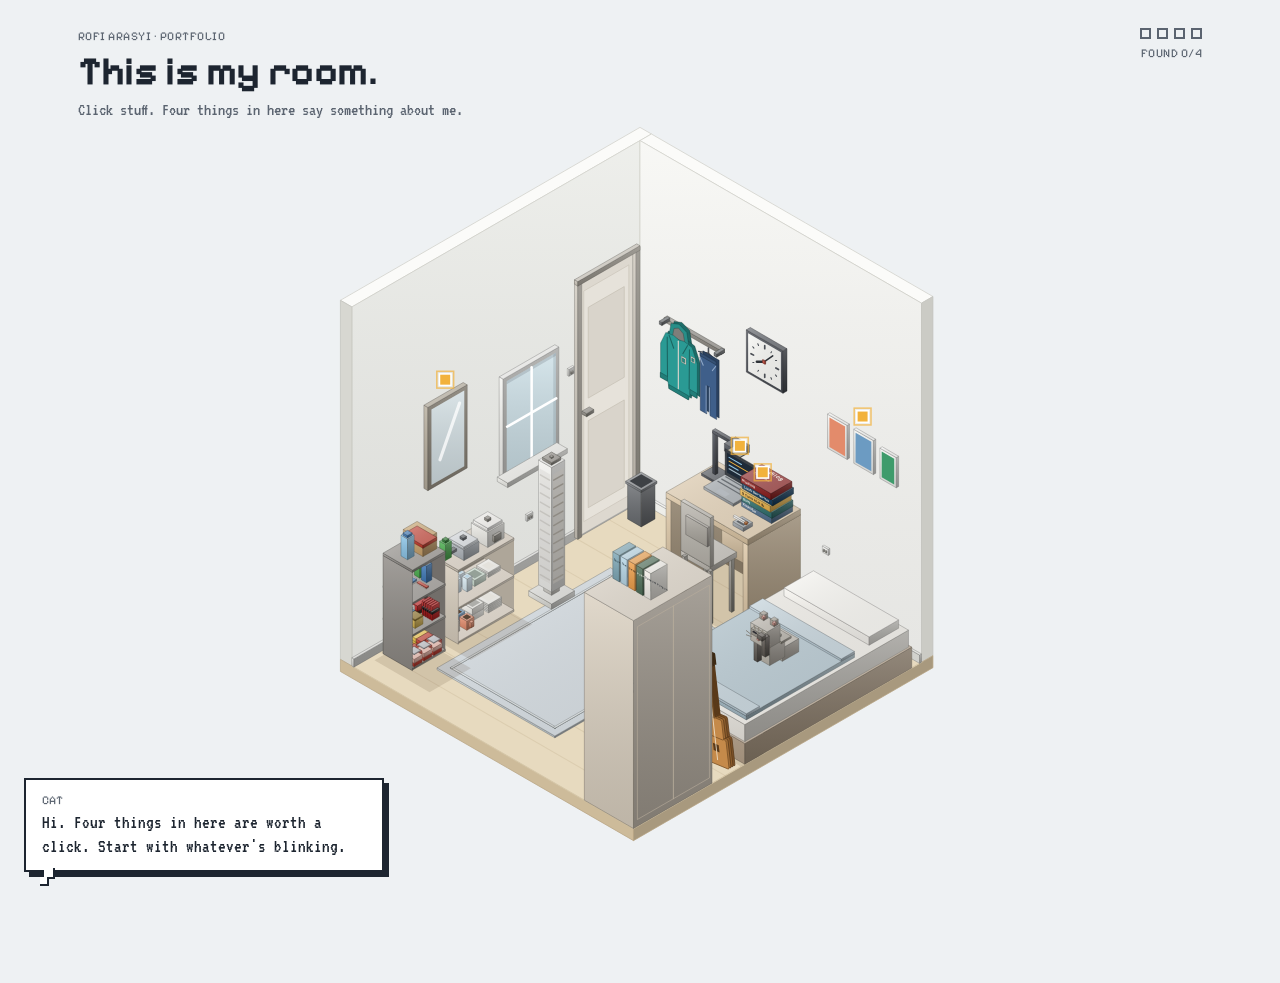
<file: index.html>
<!doctype html>
<html lang="en">
<head>
<meta charset="utf-8">
<meta name="viewport" content="width=device-width,initial-scale=1">
<title>Who's Rofi? — Rofi Arasyi</title>
<meta name="description" content="Rofi Arasyi's rented room. Click around to meet a security researcher who also does visual design, Electrical Engineering at Unpad.">
<link rel="preconnect" href="https://fonts.googleapis.com">
<link rel="preconnect" href="https://fonts.gstatic.com" crossorigin>
<link href="https://fonts.googleapis.com/css2?family=Pixelify+Sans:wght@400;500;600;700&family=VT323&display=swap" rel="stylesheet">
<style>
/* ---------- token ---------- */
:root{
  --bg:#EEF1F3;          /* kertas biru-abu, pagi */
  --ink:#1D2530;
  --muted:#5B6470;
  --line:rgba(29,37,48,.12);
  --panel:#FFFFFF;
  --accent:#F2B23C;      /* cahaya lampu belajar = petunjuk */
  --accent-ink:#6B4600;
  --found:#3E9B6B;
  /* preset font: judul / teks / label. Ganti tiga baris ini kalau mau coba pasangan lain */
  --serif:"Pixelify Sans",system-ui,sans-serif;   /* judul & nama benda (nama variabel dipertahankan) */
  --sans:"VT323",ui-monospace,monospace;           /* teks isi, font pixel yang masih enak dibaca */
  --mono:"Pixelify Sans",ui-monospace,monospace;   /* label, penghitung, laporan */
}
body.night{
  --bg:#141A21;
  --ink:#E9ECEF;
  --muted:#9AA4B0;
  --line:rgba(233,236,239,.14);
  --panel:#1C232C;
}
*{box-sizing:border-box}
html,body{height:100%}
body{
  margin:0;background:var(--bg);color:var(--ink);
  font-family:var(--sans);font-size:19px;line-height:1.35;
  transition:background .6s ease,color .6s ease;
  overflow-x:hidden;
}
a{color:inherit}
.mono{font-family:var(--mono);font-size:12px;letter-spacing:.04em;text-transform:uppercase}
.serif{font-family:var(--serif)}

/* ---------- header ---------- */
header{
  display:flex;justify-content:space-between;align-items:flex-start;gap:16px;
  padding:22px 28px 0;max-width:1180px;margin:0 auto;
}
.brand h1{
  font-family:var(--serif);font-weight:700;font-style:normal;letter-spacing:0;
  font-size:clamp(28px,4vw,40px);line-height:1.05;margin:2px 0 6px;letter-spacing:-.01em;
}
.brand .sub{margin:0;color:var(--muted);font-size:18px}
.brand .mono{color:var(--muted)}
.hud{display:flex;flex-direction:column;align-items:flex-end;gap:6px;padding-top:6px}
.dots{display:flex;gap:6px}
.dots i{width:10px;height:10px;border-radius:50%;border:1.5px solid var(--muted);display:block;transition:all .3s}
.dots i.on{background:var(--found);border-color:var(--found)}
#count{color:var(--muted);transition:color .3s}
#count.done{color:var(--found)}

/* ---------- stage ---------- */
main{max-width:1180px;margin:0 auto;padding:6px 16px 120px}
#stage-wrap{width:100%}
#stage{position:relative;width:100%;max-width:820px;margin:0 auto}
#room{width:100%;height:auto;max-height:calc(100vh - 165px);display:block;overflow:visible}
.swipe{display:none;font-family:var(--mono);font-size:12px;color:var(--muted);text-align:center;margin:8px 0 0}
.scene{transition:filter .8s ease}
body.night .scene{filter:brightness(.52) saturate(.8)}
body.gelap .scene{filter:brightness(.3) saturate(.7)}
.swOff{opacity:0}
body.gelap .swOn{opacity:0}
body.gelap .swOff{opacity:1}
.spark{opacity:0}
@keyframes zapk{0%,100%{opacity:0}30%{opacity:1}60%{opacity:0}80%{opacity:1}}
.zap .spark{animation:zapk .5s steps(1,end)}
.night-only{opacity:0;transition:opacity .8s}
body.night .night-only{opacity:1}

.obj{cursor:pointer;outline:none;transition:filter .2s;pointer-events:visiblePainted}
.obj [fill="none"]{pointer-events:stroke}
.obj:hover{filter:brightness(1.05) drop-shadow(0 2px 3px rgba(0,0,0,.14))}
.obj:focus-visible{filter:drop-shadow(0 0 4px var(--accent)) drop-shadow(0 0 1px var(--accent))}

/* penanda petunjuk */
.mk{pointer-events:none}
.mk .ring{fill:none;stroke:var(--accent);stroke-width:1.5;opacity:.7;transform-box:fill-box;transform-origin:center}
.mk .dot{fill:var(--accent);stroke:#fff;stroke-width:1.5}
.jk .jv{opacity:0;transition:opacity .3s}
.jk[data-view="0"] .jv0,.jk[data-view="1"] .jv1,.jk[data-view="2"] .jv2,.jk[data-view="3"] .jv3{opacity:1}
.jadwal{width:100%;border-collapse:collapse;font-size:17px;margin:8px 0 12px}
.jadwal td{padding:7px 6px;border-top:2px solid var(--line);vertical-align:top}
.jadwal td:first-child{font-family:var(--mono);font-size:11px;letter-spacing:.06em;text-transform:uppercase;color:var(--muted);width:64px}
.jadwal tr.today td{background:rgba(242,178,60,.14)}
.photo{width:132px;aspect-ratio:4/5;border:1px dashed var(--line);border-radius:10px;display:grid;place-items:center;text-align:center;color:var(--muted);font-family:var(--mono);font-size:11px;padding:8px;margin:4px 0 12px}
.photo img{width:100%;height:100%;object-fit:cover;border-radius:9px}
.mk .tick{fill:none;stroke:#fff;stroke-width:2;stroke-linecap:round;stroke-linejoin:round;opacity:0}
.mk.found .ring{opacity:0;animation:none}
.mk.found .dot{fill:var(--found)}
.mk.found .tick{opacity:1}
@keyframes pulse{0%{transform:scale(.6);opacity:.9}100%{transform:scale(2.2);opacity:0}}
@media (prefers-reduced-motion:no-preference){.mk .ring{animation:pulse 1.8s ease-out infinite}}

/* kipas & kucing */
.gY{opacity:.28}
@keyframes oscA{0%,100%{opacity:1}50%{opacity:.28}}
@keyframes oscB{0%,100%{opacity:.28}50%{opacity:1}}
.spin .gX{animation:oscA 5s ease-in-out infinite}
.spin .gY{animation:oscB 5s ease-in-out infinite}
.wind line{opacity:0;transform-box:fill-box;transform-origin:center}
@keyframes gust{0%{transform:translate(0,0);opacity:0}20%{opacity:.7}100%{transform:translate(26px,15px);opacity:0}}
.spin .wind line{animation:gust 1.5s linear infinite}
.fanled{fill:#8F8B84}.spin .fanled{fill:#F2B23C}
#cat .pawup,#cat .pawdown-r{transition:opacity .15s}
#cat .pawdown-r{opacity:0}
#cat.salute .pawdown-r{opacity:1}
#cat.salute .pawup{opacity:0}
@media (prefers-reduced-motion:reduce){.spin .gY,.spin .gX,.spin .wind line{animation:none}}

/* animasi klik per benda */
.obj{transform-box:fill-box;transform-origin:50% 50%}
@keyframes a-knock{0%,100%{transform:none}20%{transform:scale(.985)}40%{transform:none}60%{transform:scale(.985)}}
@keyframes a-flash{0%,100%{filter:brightness(1)}30%{filter:brightness(1.7)}}
@keyframes a-wobble{0%,100%{transform:rotate(0)}25%{transform:rotate(2.5deg)}75%{transform:rotate(-2deg)}}
@keyframes a-swing{0%{transform:rotate(0)}20%{transform:rotate(7deg)}50%{transform:rotate(-5deg)}75%{transform:rotate(3deg)}100%{transform:rotate(0)}}
@keyframes a-tilt{0%,100%{transform:rotate(0)}30%{transform:rotate(-3deg)}65%{transform:rotate(2deg)}}
@keyframes a-tug{0%,100%{transform:scale(1)}40%{transform:scale(1.02,.95)}70%{transform:scale(.99,1.02)}}
@keyframes a-lid{0%,100%{transform:rotate(0)}20%{transform:rotate(-8deg)}45%{transform:rotate(6deg)}70%{transform:rotate(-3deg)}}
@keyframes a-shake{0%,100%{transform:translateX(0)}20%{transform:translateX(-2px)}40%{transform:translateX(2px)}60%{transform:translateX(-1.5px)}80%{transform:translateX(1.5px)}}
@keyframes a-flicker{0%,100%{opacity:1}20%{opacity:.35}35%{opacity:1}55%{opacity:.6}70%{opacity:1}}
@keyframes a-rattle{0%,100%{transform:translate(0,0)}25%{transform:translate(1px,-1.5px)}50%{transform:translate(-1px,1px)}75%{transform:translate(1px,1px)}}
@keyframes a-jitter{0%,100%{transform:translateX(0)}25%{transform:translateX(-1.5px)}50%{transform:translateX(1.5px)}75%{transform:translateX(-1px)}}
@keyframes a-bounce{0%,100%{transform:translateY(0)}30%{transform:translateY(-7px)}55%{transform:translateY(0)}75%{transform:translateY(-2px)}}
@keyframes a-sink{0%,100%{transform:scaleY(1)}40%{transform:scaleY(.955)}70%{transform:scaleY(1.01)}}
@keyframes a-strum{0%,100%{transform:rotate(0)}20%{transform:rotate(1.5deg)}40%{transform:rotate(-1.5deg)}60%{transform:rotate(1deg)}80%{transform:rotate(-1deg)}}
@keyframes a-rock{0%,100%{transform:rotate(0)}30%{transform:rotate(-3deg)}60%{transform:rotate(2deg)}}
@keyframes a-pop{0%,100%{transform:scale(1)}30%{transform:scale(1.04)}}
@keyframes a-flip{0%,100%{transform:scaleX(1)}50%{transform:scaleX(.88)}}
@keyframes a-clink{0%,100%{transform:rotate(0)}30%{transform:rotate(-4deg) translateY(-1px)}60%{transform:rotate(3deg)}}
@keyframes a-tick{0%,100%{transform:rotate(0)}30%{transform:rotate(2.5deg)}60%{transform:rotate(-2.5deg)}}
@keyframes a-smoke{0%{opacity:.75;transform:translateY(0) scale(1)}100%{opacity:0;transform:translateY(-16px) scale(1.15)}}
.an-clink{transform-origin:50% 100%;animation:a-clink .5s ease}
.an-tick{animation:a-tick .6s ease}
.smoke{opacity:0;transform-box:fill-box;transform-origin:50% 100%}
.puff .smoke{animation:a-smoke 1.7s ease-out}
@keyframes a-cetek{0%,100%{transform:translateY(0)}50%{transform:translateY(1.5px)}}
@keyframes a-zap{0%,100%{filter:brightness(1)}30%{filter:brightness(2.2)}}
.an-cetek{animation:a-cetek .25s steps(2)}
.an-zap{animation:a-zap .5s steps(3)}
@keyframes a-locked{0%,100%{transform:translateX(0)}15%{transform:translateX(-1.5px)}30%{transform:translateX(1.5px)}45%{transform:translateX(-1px)}60%{transform:translateX(1px)}}
.an-knock{animation:a-knock .5s ease}
.an-flash{animation:a-flash .6s ease}
.an-wobble{transform-origin:50% 0%;animation:a-wobble .7s ease}
.an-swing{transform-origin:50% 0%;animation:a-swing 1.2s ease}
.an-tilt{transform-origin:50% 0%;animation:a-tilt .8s ease}
.an-tug{animation:a-tug .6s ease}
.an-lid{transform-origin:50% 100%;animation:a-lid .7s ease}
.an-shake{animation:a-shake .4s ease}
.an-flicker{animation:a-flicker .6s steps(1,end)}
.an-rattle{animation:a-rattle .35s ease 2}
.an-jitter{animation:a-jitter .25s ease 2}
.an-bounce{animation:a-bounce .7s cubic-bezier(.3,1.4,.5,1)}
.an-sink{transform-origin:50% 100%;animation:a-sink .6s ease}
.an-strum{transform-origin:50% 100%;animation:a-strum .5s ease}
.playing{transform-origin:50% 100%;animation:a-strum .5s ease infinite}
.an-rock{transform-origin:50% 100%;animation:a-rock .7s ease}
.an-pop{transform-origin:50% 100%;animation:a-pop .4s ease}
.an-flip{animation:a-flip .35s ease}
.an-locked{animation:a-locked .35s ease}
@media (prefers-reduced-motion:reduce){[class*="an-"]{animation:none!important}}
#mute{border:1px solid var(--line);background:transparent;color:var(--muted);border-radius:999px;padding:4px 10px;cursor:pointer;font-family:var(--mono);font-size:11px;letter-spacing:.06em;text-transform:uppercase}
#mute:hover{color:var(--ink);border-color:var(--ink)}

/* ---------- gaya blocky untuk seluruh UI ---------- */
*,*::before,*::after{border-radius:0!important}
.hud .dots i{width:11px;height:11px;border:2px solid var(--muted)}
.dots i.on{background:var(--found);border-color:var(--found)}
#mute{border:2px solid var(--ink);color:var(--ink);box-shadow:3px 3px 0 var(--ink);padding:5px 10px 3px;transition:transform .1s steps(2),box-shadow .1s steps(2)}
#mute:hover{transform:translate(1px,1px);box-shadow:2px 2px 0 var(--ink)}
#mute:active{transform:translate(3px,3px);box-shadow:0 0 0 var(--ink)}
.mk .ring{transform-box:fill-box;transform-origin:center}
.thumbs figure,.photo{border:2px dashed var(--muted)}
.cover{box-shadow:4px 4px 0 rgba(0,0,0,.28);border:2px solid rgba(0,0,0,.25)}
.redact{height:.75em}

/* ---------- gelembung kucing ---------- */
#bubble{
  position:fixed;left:24px;bottom:28px;max-width:360px;
  background:var(--panel);border:2px solid var(--ink);
  padding:12px 16px 10px;box-shadow:5px 5px 0 var(--ink);
  transition:transform .3s,opacity .3s,background .6s;z-index:5;
}
#bubble::before{content:'';position:absolute;left:18px;bottom:-9px;width:9px;height:9px;background:var(--panel);border-right:2px solid var(--ink);border-bottom:2px solid var(--ink)}
#bubble::after{content:'';position:absolute;left:14px;bottom:-16px;width:7px;height:7px;background:var(--panel);border-right:2px solid var(--ink);border-bottom:2px solid var(--ink)}
#bubble .mono{color:var(--muted);display:block;margin-bottom:2px}
#bubble p{margin:0;font-size:19px;line-height:1.3}

/* ---------- panel petunjuk ---------- */
#backdrop{position:fixed;inset:0;background:rgba(20,26,33,.28);opacity:0;pointer-events:none;transition:opacity .2s steps(3);z-index:8}
#backdrop.on{opacity:1;pointer-events:auto}
#panel{
  position:fixed;top:0;right:0;height:100%;width:min(420px,100%);
  background:var(--panel);border-left:3px solid var(--ink);
  transform:translateX(102%);transition:transform .3s steps(6),background .6s;
  z-index:9;overflow-y:auto;padding:28px 28px 40px;
}
#panel.on{transform:translateX(0)}
#panel .close{
  position:absolute;top:14px;right:14px;width:34px;height:34px;
  border:2px solid var(--ink);background:var(--panel);color:var(--ink);cursor:pointer;font-size:16px;box-shadow:3px 3px 0 var(--ink);
}
#panel .close:hover{transform:translate(1px,1px);box-shadow:2px 2px 0 var(--ink)}
#panel .tag{color:var(--accent-ink);background:var(--accent);display:inline-block;padding:4px 8px 2px;border:2px solid var(--accent-ink)}
body.night #panel .tag{color:var(--accent)}
#panel h2{font-family:var(--serif);font-weight:700;font-size:26px;line-height:1.15;margin:14px 0 12px}
#panel p{margin:0 0 12px;color:var(--ink)}
#panel .muted{color:var(--muted)}
#panel .report{border:2px solid var(--ink);padding:12px 14px;margin:14px 0;font-family:var(--mono);font-size:12px;line-height:1.9;color:var(--muted);box-shadow:4px 4px 0 var(--ink)}
#panel .report b{color:var(--ink);font-weight:500}
.redact{display:inline-block;height:.85em;width:6ch;background:var(--ink);border-radius:2px;vertical-align:-1px;opacity:.85}
.redact.s{width:3.5ch}.redact.l{width:9ch}
#panel .links{list-style:none;padding:0;margin:14px 0 0;display:grid;gap:8px}
#panel .links a{
  display:flex;justify-content:space-between;align-items:center;gap:12px;
  text-decoration:none;border:2px solid var(--ink);padding:10px 12px;box-shadow:3px 3px 0 var(--ink);transition:transform .1s steps(2),box-shadow .1s steps(2)
}
#panel .links a:hover{transform:translate(1px,1px);box-shadow:2px 2px 0 var(--ink)}
#panel .links .mono{color:var(--muted)}
.thumbs{display:grid;grid-template-columns:repeat(3,1fr);gap:8px;margin:14px 0}
.thumbs.ig{grid-template-columns:1fr}
.igmore{justify-self:start;border:2px solid var(--ink);background:var(--panel);color:var(--ink);font-family:var(--mono);font-size:12px;padding:8px 12px 6px;cursor:pointer;box-shadow:3px 3px 0 var(--ink)}
.igmore:hover{transform:translate(1px,1px);box-shadow:2px 2px 0 var(--ink)}
.thumbs.ig .instagram-media{border:2px solid var(--line)!important;box-shadow:none!important;max-width:100%!important}
.thumbs figure{margin:0;aspect-ratio:4/5;border:1px dashed var(--line);border-radius:8px;display:grid;place-items:center;color:var(--muted);font-family:var(--mono);font-size:11px;text-align:center;padding:6px;overflow:hidden}
.thumbs img{width:100%;height:100%;object-fit:cover;border-radius:7px}
#panel .cat{margin:16px 0 4px}
.covers{display:flex;flex-wrap:wrap;gap:8px;margin:4px 0 14px}
.cover{width:74px;aspect-ratio:2/3;border-radius:3px;padding:8px 7px;color:#F4F1EA;font-size:10px;line-height:1.15;display:flex;flex-direction:column;justify-content:space-between;box-shadow:inset -3px 0 0 rgba(0,0,0,.18)}
.cover b{font-family:var(--serif);font-size:12px;font-weight:600}
.cover span{opacity:.85}
#panel .cat svg{width:80px;height:80px;image-rendering:pixelated}

/* ---------- toast ---------- */
#toast{
  position:fixed;left:50%;bottom:32px;transform:translate(-50%,20px);opacity:0;
  background:var(--ink);color:var(--bg);padding:10px 16px 8px;font-size:18px;border:2px solid var(--bg);box-shadow:4px 4px 0 var(--muted);
  transition:all .2s steps(4);pointer-events:none;z-index:10
}
#toast.on{transform:translate(-50%,0);opacity:1}

/* ---------- mobile ---------- */
@media (max-width:640px){
  header{flex-direction:column;padding:18px 18px 0}
  .brand h1{font-size:34px}
  .hud{flex-direction:row;align-items:center;gap:12px;padding-top:0}
  main{padding:4px 0 170px}
  #stage-wrap{overflow-x:auto;-webkit-overflow-scrolling:touch;padding:0 12px}
  #stage{min-width:640px}
  #room{max-height:none}
  .swipe{display:block}
  #bubble{font-size:17px}
  .mk .dot{stroke-width:2}
  #bubble{left:12px;right:12px;max-width:none;bottom:12px}
  #panel{top:auto;bottom:0;height:min(78vh,720px);width:100%;border-left:0;border-top:3px solid var(--ink);
    transform:translateY(105%);padding:22px 20px 40px}
  #panel.on{transform:translateY(0)}
}
</style>
</head>
<body>

<header>
  <div class="brand">
    <span class="mono">rofi arasyi · portfolio</span>
    <h1>This is my room.</h1>
    <p class="sub">Click stuff. Four things in here say something about me.</p>
  </div>
  <div class="hud" aria-live="polite">
    <div class="dots" id="dots"><i></i><i></i><i></i><i></i></div>
    <span id="count" class="mono">Found 0/4</span>
  </div>
</header>

<main>
  <div id="stage-wrap">
    <div id="stage">
      <svg id="room" viewBox="0 0 760 700" role="img" aria-label="Rofi's rented room, isometric view. Things inside can be clicked."></svg>
    </div>
  </div>
  <p class="swipe">swipe sideways to see the whole room · pinch to zoom</p>
</main>

<div id="bubble" role="status">
  <span class="mono">Cat</span>
  <p id="bubbleText">Hi. Four things in here are worth a click. Start with whatever's blinking.</p>
</div>

<div id="backdrop"></div>
<aside id="panel" aria-hidden="true">
  <button class="close" aria-label="Close">✕</button>
  <div id="panelBody"></div>
</aside>
<div id="toast" role="status"></div>

<script>
/* =====================================================================
   1) PROYEKSI ISOMETRIK
   Titik (x,y,z) di dunia kamar (satuan ~ 30 cm) → koordinat layar.
   Persis prinsip plugin isometrik di Figma: tiga bidang, tiga gradasi,
   ditambah garis tepi, gradasi halus, dan bayangan supaya lebih "3D".
   ===================================================================== */
const U=36, OX=380, OY=354, C30=0.8660254;
const P=(x,y,z)=>[OX+(x-y)*C30*U, OY+(x+y)*0.5*U-z*U];
const pts=a=>a.map(p=>P(...p).map(n=>n.toFixed(1)).join(',')).join(' ');
function shade(hex,amt){
  const n=parseInt(hex.slice(1),16);let r=n>>16,g=(n>>8)&255,b=n&255;
  const t=amt<0?0:255,a=Math.abs(amt);
  r=Math.round(r+(t-r)*a);g=Math.round(g+(t-g)*a);b=Math.round(b+(t-b)*a);
  return '#'+((1<<24)+(r<<16)+(g<<8)+b).toString(16).slice(1);
}
const poly=(a,fill,extra='')=>`<polygon points="${pts(a)}" fill="${fill}" ${extra}/>`;
const EDGE=c=>`stroke="${shade(c,-.55)}" stroke-opacity=".5" stroke-width=".7" stroke-linejoin="round"`;
/* kotak = bidang atas (terang), kiri (sedang), kanan (gelap) + gradasi + tepi */
function box(x,y,z,w,d,h,c){
  const top=[[x,y,z+h],[x+w,y,z+h],[x+w,y+d,z+h],[x,y+d,z+h]];
  const left=[[x,y+d,z],[x+w,y+d,z],[x+w,y+d,z+h],[x,y+d,z+h]];
  const right=[[x+w,y,z],[x+w,y+d,z],[x+w,y+d,z+h],[x+w,y,z+h]];
  const e=EDGE(c);
  return poly(left,c,e)+poly(left,'url(#gv)')+poly(right,shade(c,-.32),e)+poly(right,'url(#gv)')+poly(top,shade(c,.28),e)+poly(top,'url(#gt)');
}
/* bayangan lembut di lantai (cahaya dari kiri-atas) */
const sh=(x,y,w,d,h)=>{const xr=Math.min(x+w+.32*h,W),yr=Math.min(y+d+.12*h,D);return poly([[x+.05,y+.05,.005],[xr,y+.05,.005],[xr,yr,.005],[x+.05,yr,.005]],'rgba(70,52,30,.13)','pointer-events="none"');};
/* bidang di dinding kiri (x=0) dan dinding kanan (y=0) */
const onLeft=(y1,y2,z1,z2,fill,extra='')=>poly([[0.02,y1,z1],[0.02,y2,z1],[0.02,y2,z2],[0.02,y1,z2]],fill,extra);
const onRight=(x1,x2,z1,z2,fill,extra='')=>poly([[x1,0.02,z1],[x2,0.02,z1],[x2,0.02,z2],[x1,0.02,z2]],fill,extra);
const flat=(x,y,w,d,fill,extra='')=>poly([[x,y,0.01],[x+w,y,0.01],[x+w,y+d,0.01],[x,y+d,0.01]],fill,extra);
/* silinder tegak: badan + tutup atas (rice cooker, panci, kaleng, tempat sampah) */
function cyl(x,y,z,r,h,c){
  const [cx,cb]=P(x,y,z),[,ct]=P(x,y,z+h);const rx=r*C30*U*1.41421,ry=r*0.5*U*1.41421;
  const body=`<path d="M${(cx-rx).toFixed(1)} ${ct.toFixed(1)}V${cb.toFixed(1)}A${rx.toFixed(1)} ${ry.toFixed(1)} 0 0 0 ${(cx+rx).toFixed(1)} ${cb.toFixed(1)}V${ct.toFixed(1)}Z" fill="${c}" ${EDGE(c)}/>`;
  const grad=`<path d="M${(cx-rx).toFixed(1)} ${ct.toFixed(1)}V${cb.toFixed(1)}A${rx.toFixed(1)} ${ry.toFixed(1)} 0 0 0 ${(cx+rx).toFixed(1)} ${cb.toFixed(1)}V${ct.toFixed(1)}Z" fill="url(#gh)"/>`;
  const top=`<ellipse cx="${cx.toFixed(1)}" cy="${ct.toFixed(1)}" rx="${rx.toFixed(1)}" ry="${ry.toFixed(1)}" fill="${shade(c,.28)}" ${EDGE(c)}/>`;
  return body+grad+top;
}
/* transformasi ke bidang tegak sejajar dinding kanan (y tetap): dipakai untuk teks/gambar 2D di permukaan benda */
const planeY=(x0,y0,z0)=>{const [X0,Y0]=P(x0,y0,z0);return `matrix(${(C30*U).toFixed(3)} ${(0.5*U).toFixed(3)} 0 ${U} ${X0.toFixed(1)} ${Y0.toFixed(1)})`;};
/* transformasi ke bidang datar (z tetap), misalnya sampul buku teratas */
const planeZ=(x0,y0,z0)=>{const [X0,Y0]=P(x0,y0,z0);return `matrix(${(C30*U).toFixed(3)} ${(0.5*U).toFixed(3)} ${(-C30*U).toFixed(3)} ${(0.5*U).toFixed(3)} ${X0.toFixed(1)} ${Y0.toFixed(1)})`;};
/* tumpukan piring: cakram tipis, yang paling atas punya bibir dan cekungan */
function plates(x,y,z,n,r=0.24){
  let o='';for(let i=0;i<n;i++)o+=cyl(x,y,z+i*0.07,r,0.06,'#F2F1EC');
  const [cx,cy]=P(x,y,z+n*0.07);const rx=r*0.7*C30*U*1.41421,ry=r*0.7*0.5*U*1.41421;
  return o+`<ellipse cx="${cx.toFixed(1)}" cy="${cy.toFixed(1)}" rx="${rx.toFixed(1)}" ry="${ry.toFixed(1)}" fill="#E4E2DC"/>`;
}
/* rak terbuka menghadap ruangan: panel belakang, papan-papan, sisi, lalu isi */
function openShelf(x,y,w,d,h,c,items){
  let o=poly([[x,y,0],[x,y+d,0],[x,y+d,h],[x,y,h]],shade(c,-.38));
  o+=poly([[x,y,0],[x+w,y,0],[x+w,y,h],[x,y,h]],shade(c,-.2));
  o+=box(x,y,0,w,d,0.05,c)+(items.bottom||'');
  o+=box(x,y,h*0.5,w,d,0.05,c)+(items.middle||'');
  o+=poly([[x,y+d,0],[x+w,y+d,0],[x+w,y+d,h],[x,y+d,h]],c,EDGE(c))+poly([[x,y+d,0],[x+w,y+d,0],[x+w,y+d,h],[x,y+d,h]],'url(#gv)');
  o+=box(x,y,h,w,d,0.06,c)+(items.top||'');
  return o;
}
const line=(a,b,stroke,w=1)=>{const[p,q]=[P(...a),P(...b)];return `<line x1="${p[0].toFixed(1)}" y1="${p[1].toFixed(1)}" x2="${q[0].toFixed(1)}" y2="${q[1].toFixed(1)}" stroke="${stroke}" stroke-width="${w}" stroke-linecap="round"/>`};
const g=(id,label,inner)=>`<g class="obj" data-id="${id}" tabindex="0" role="button" aria-label="${label}"><title>${label}</title>${inner}</g>`;
const defs=`<defs>
<linearGradient id="gv" x1="0" y1="0" x2="0" y2="1"><stop offset="0" stop-color="#ffffff" stop-opacity=".18"/><stop offset="1" stop-color="#000000" stop-opacity=".13"/></linearGradient>
<linearGradient id="gw" x1="0" y1="0" x2="0" y2="1"><stop offset="0" stop-color="#ffffff" stop-opacity=".10"/><stop offset="1" stop-color="#000000" stop-opacity=".07"/></linearGradient>
<linearGradient id="gh" x1="0" y1="0" x2="1" y2="0"><stop offset="0" stop-color="#ffffff" stop-opacity=".26"/><stop offset=".42" stop-color="#ffffff" stop-opacity="0"/><stop offset="1" stop-color="#000000" stop-opacity=".30"/></linearGradient>
<linearGradient id="gt" x1="0" y1="0" x2="1" y2="1"><stop offset="0" stop-color="#ffffff" stop-opacity=".18"/><stop offset="1" stop-color="#000000" stop-opacity=".07"/></linearGradient>
</defs>`;

/* =====================================================================
   2) ISI KAMAR — semua balok (tanpa lingkaran/silinder), kamar kos kecil 8.6 x 8.8
   ===================================================================== */
const W=8.6,D=8.8,H=9.5,T=0.35,TF=0.32;
const wallIn='#F7F7F4', wallInL='#ECEDE9', wallTop='#FBFBF9', floorC='#E7DABF', floorEdge='#CDBB9A', wood='#DDC7A6', metal='#8F8B84';
let s='';
/* dinding tebal + lantai tebal + lis bawah */
s+=poly([[-T,-T,H],[0,-T,H],[0,D,H],[-T,D,H]],wallTop,'stroke="#CFCFC9" stroke-width=".7"');
s+=poly([[0,-T,H],[W,-T,H],[W,0,H],[0,0,H]],wallTop,'stroke="#CFCFC9" stroke-width=".7"');
s+=poly([[0,0,0],[0,D,0],[0,D,H],[0,0,H]],wallInL,'stroke="#CFCFC9" stroke-width=".7"')+poly([[0,0,0],[0,D,0],[0,D,H],[0,0,H]],'url(#gw)');
s+=poly([[0,0,0],[W,0,0],[W,0,H],[0,0,H]],wallIn,'stroke="#CFCFC9" stroke-width=".7"')+poly([[0,0,0],[W,0,0],[W,0,H],[0,0,H]],'url(#gw)');
s+=poly([[-T,D,0],[0,D,0],[0,D,H],[-T,D,H]],'#D7D7D1','stroke="#C4C4BE" stroke-width=".7"');
s+=poly([[W,-T,0],[W,0,0],[W,0,H],[W,-T,H]],'#CBCBC5','stroke="#C4C4BE" stroke-width=".7"');
s+=poly([[-T,D,-TF],[W,D,-TF],[W,D,0],[-T,D,0]],floorEdge,'stroke="#B8A585" stroke-width=".7"');
s+=poly([[W,-T,-TF],[W,D,-TF],[W,D,0],[W,-T,0]],shade(floorEdge,-.18),'stroke="#B8A585" stroke-width=".7"');
s+=poly([[0,0,0],[W,0,0],[W,D,0],[0,D,0]],floorC,'stroke="#D6C7A8" stroke-width="1"');
for(let y=1;y<D;y++) s+=line([0,y,0],[W,y,0],'rgba(120,90,40,.10)');
s+=box(0,0,0,0.06,D,0.22,'#E9E9E4')+box(0,0,0,W,0.06,0.22,'#F0F0EB');   /* lis bawah dinding */

/* --- dinding kiri (x=0): pintu berpanel, saklar, jendela, cermin --- */
s+=g('pintu','Front door: contact',
  onLeft(0.2,1.9,0,6.7,'#DDD8CF')+onLeft(0.36,1.74,0.3,6.4,'#E6E2DA','stroke="#CFC9BE" stroke-width=".8"')+
  onLeft(0.5,1.6,0.6,2.9,'#D9D4CB','stroke="#C6C0B5" stroke-width=".7"')+onLeft(0.5,1.6,3.5,5.9,'#D9D4CB','stroke="#C6C0B5" stroke-width=".7"')+   /* dua panel pintu */
  box(0,0.1,0,0.1,0.12,6.8,'#CFC9BE')+box(0,1.88,0,0.1,0.12,6.8,'#CFC9BE')+box(0,0.1,6.7,0.1,1.9,0.12,'#CFC9BE')+
  box(0,1.55,3.15,0.14,0.22,0.08,'#8F8B84'));
s+=g('saklar','Light switch',box(0,2.06,4.4,0.05,0.16,0.18,'#F7F7F4')+`<g class="swOn">`+box(0.05,2.11,4.44,0.02,0.06,0.05,'#B9B5AD')+`</g><g class="swOff">`+box(0.05,2.11,4.5,0.02,0.06,0.05,'#B9B5AD')+`</g>`);   /* saklar lampu kamar */
{
  const y1=2.7,y2=4.2,z1=2.9,z2=5.3,f=0.1,d=0.12;
  s+=g('jendela','Window',
    box(0,y1-f,z1-f,d,y2-y1+2*f,z2-z1+2*f,'#F4F4F1')+
    poly([[d+0.01,y1,z1],[d+0.01,y2,z1],[d+0.01,y2,z2],[d+0.01,y1,z2]],'#CDE0E7','id="kaca" style="transition:fill .6s"')+
    poly([[d+0.01,y1,z1],[d+0.01,y2,z1],[d+0.01,y2,z2],[d+0.01,y1,z2]],'url(#gv)')+
    poly([[d+0.01,y1,z2-0.08],[d+0.01,y2,z2-0.08],[d+0.01,y2,z2],[d+0.01,y1,z2]],'rgba(60,70,80,.18)')+
    poly([[d+0.01,y1,z1],[d+0.01,y1+0.08,z1],[d+0.01,y1+0.08,z2],[d+0.01,y1,z2]],'rgba(60,70,80,.14)')+
    line([d+0.02,(y1+y2)/2,z1],[d+0.02,(y1+y2)/2,z2],'#FFFFFF',2.4)+line([d+0.02,y1,(z1+z2)/2],[d+0.02,y2,(z1+z2)/2],'#FFFFFF',2.4)+
    box(0,y1-0.16,z1-0.24,0.32,y2-y1+0.32,0.12,'#ECECE7'));
}
s+=g('stopkontak','Power outlet',box(0,3.32,1.2,0.05,0.18,0.16,'#F7F7F4')+box(0.05,3.36,1.25,0.02,0.03,0.05,'#B9B5AD')+box(0.05,3.43,1.25,0.02,0.03,0.05,'#B9B5AD')+
  `<g class="spark">`+line([0.08,3.3,1.42],[0.08,3.25,1.5],'#F2B23C',1.5)+line([0.08,3.41,1.44],[0.08,3.41,1.54],'#F2B23C',1.5)+line([0.08,3.52,1.42],[0.08,3.57,1.5],'#F2B23C',1.5)+`</g>`);   /* stop kontak di bawah jendela */
s+=g('cermin','Mirror: about Rofi',
  box(0,5.4,3.6,0.12,1.2,2.2,'#B7AE9E')+
  poly([[0.13,5.5,3.7],[0.13,6.5,3.7],[0.13,6.5,5.7],[0.13,5.5,5.7]],'#D2DEE2')+
  poly([[0.13,5.5,3.7],[0.13,6.5,3.7],[0.13,6.5,5.7],[0.13,5.5,5.7]],'url(#gv)')+
  line([0.14,5.65,5.45],[0.14,6.25,4.25],'rgba(255,255,255,.75)',3));

/* --- dinding kanan (y=0): gantungan (jaket himpunan + jeans), jam kotak, cetakan, stop kontak --- */
const wp=(pts,fill,yy=0.16,extra='')=>poly(pts.map(([x,z])=>[x,yy,z]),fill,extra||EDGE(fill));
const hanger=cx=>line([cx,0.16,5.22],[cx,0.16,5.06],'#4A4E55',1.5)+line([cx-0.3,0.16,4.98],[cx,0.16,5.08],'#4A4E55',1.2)+line([cx,0.16,5.08],[cx+0.3,0.16,4.98],'#4A4E55',1.2);
/* JAKET HIMPUNAN HMTE UNPAD — bolak-balik: sisi tosca (american drill) & sisi abu-abu (ripstop), hood lepas-pasang, ritsleting punggung */
const JAKET={tosca:'#2A9A94',abu:'#7E7E7A',krem:'#E9E4D8',teksPunggung:'HMTE'};
const jkBody=cx=>[[cx-0.4,4.98],[cx-0.16,5.02],[cx,4.98],[cx+0.16,5.02],[cx+0.4,4.98],[cx+0.56,4.62],[cx+0.56,3.72],[cx+0.34,3.72],[cx+0.3,3.55],[cx-0.3,3.55],[cx-0.34,3.72],[cx-0.56,3.72],[cx-0.56,4.62]];
const jkHood=cx=>[[cx-0.3,4.98],[cx-0.24,5.3],[cx,5.4],[cx+0.24,5.3],[cx+0.3,4.98]];
const jkHoodIn=cx=>[[cx-0.19,4.99],[cx-0.14,5.22],[cx,5.3],[cx+0.14,5.22],[cx+0.19,4.99]];
const emblem=(x1,x2,z1,z2,c,c2)=>wp([[x1,z1],[x2,z1],[x2,z2],[x1,z2]],c,0.185)+wp([[x1+0.03,z1+0.03],[x2-0.03,z1+0.03],[x2-0.03,z2-0.03],[x1+0.03,z2-0.03]],c2,0.19);
const jacketView=(cx,base,lining,isBack)=>{
  let o=wp(jkHood(cx),shade(base,-.3),0.07)+wp(jkBody(cx),shade(base,-.3),0.08)+     /* lapisan belakang (tebal) */
        wp(jkHood(cx),shade(base,-.08))+(isBack?'':wp(jkHoodIn(cx),lining,0.17))+       /* hood; dari depan kelihatan lapisan dalamnya */
        wp(jkBody(cx),base)+
        wp([[cx-0.3,3.55],[cx+0.3,3.55],[cx+0.3,3.66],[cx-0.3,3.66]],shade(base,-.18),0.17)+   /* keliman bawah */
        wp([[cx-0.56,3.72],[cx-0.34,3.72],[cx-0.34,3.85],[cx-0.56,3.85]],shade(base,-.18),0.17)+wp([[cx+0.34,3.72],[cx+0.56,3.72],[cx+0.56,3.85],[cx+0.34,3.85]],shade(base,-.18),0.17)+   /* manset lengan panjang */
        line([cx-0.34,0.18,4.9],[cx-0.33,0.18,3.86],shade(base,-.35),1)+line([cx+0.34,0.18,4.9],[cx+0.33,0.18,3.86],shade(base,-.35),1);   /* jahitan lengan */
  if(!isBack){
    o+=line([cx,0.18,4.96],[cx,0.18,3.7],'#D9D4CB',1.1)+                                       /* ritsleting */
       line([cx-0.28,0.18,4.98],[cx-0.14,0.18,4.7],shade(base,-.35),1)+line([cx+0.28,0.18,4.98],[cx+0.14,0.18,4.7],shade(base,-.35),1)+   /* jahitan bahu */
       emblem(cx+0.1,cx+0.24,4.46,4.62,JAKET.krem,shade(base,-.1))+                                /* emblem dada kiri (pemakai) */
       emblem(cx+0.39,cx+0.51,4.62,4.76,JAKET.krem,shade(base,-.1));                              /* emblem lengan */
  }else{
    o+=line([cx,0.18,4.9],[cx,0.18,3.75],shade(base,-.35),1)+                                   /* ritsleting punggung */
       emblem(cx-0.51,cx-0.39,4.62,4.76,JAKET.krem,shade(base,-.1));
    if(base===JAKET.tosca) o+=`<g transform="${planeY(cx-0.19,0.19,4.62)}"><text font-family="Pixelify Sans,sans-serif" font-weight="700" font-size="0.15" fill="${JAKET.krem}">${JAKET.teksPunggung}</text></g>`;
    else o+=emblem(cx-0.13,cx+0.13,4.52,4.82,JAKET.krem,shade(base,-.1));                          /* emblem besar di punggung sisi cokelat */
  }
  return o;
};
const jacket=cx=>`<g class="jv jv0">${jacketView(cx,JAKET.tosca,JAKET.abu,false)}</g><g class="jv jv1">${jacketView(cx,JAKET.tosca,JAKET.abu,true)}</g><g class="jv jv2">${jacketView(cx,JAKET.abu,JAKET.tosca,false)}</g><g class="jv jv3">${jacketView(cx,JAKET.abu,JAKET.tosca,true)}</g>`;
const jeansPts=cx=>[[cx-0.25,4.98],[cx+0.25,4.98],[cx+0.25,3.45],[cx+0.05,3.45],[cx+0.05,4.2],[cx-0.05,4.2],[cx-0.05,3.45],[cx-0.25,3.45]];
const jeans=(cx,c)=>wp(jeansPts(cx),shade(c,-.3),0.08)+wp(jeansPts(cx),c)+
  wp([[cx-0.25,4.98],[cx+0.25,4.98],[cx+0.25,4.9],[cx-0.25,4.9]],shade(c,-.15),0.17)+          /* ban pinggang */
  line([cx-0.24,0.18,4.86],[cx-0.14,0.18,4.7],'#8FA7C7',1)+line([cx+0.24,0.18,4.86],[cx+0.14,0.18,4.7],'#8FA7C7',1)+   /* saku */
  line([cx-0.05,0.18,4.2],[cx-0.05,0.18,3.5],'#8FA7C7',.8)+line([cx+0.05,0.18,4.2],[cx+0.05,0.18,3.5],'#8FA7C7',.8);    /* jahitan */
s+=g('gantungan','Hanger: jacket and jeans',
  box(0.85,0.02,5.2,1.75,0.1,0.1,'#8F8B84')+box(0.85,0.02,5.2,0.08,0.24,0.08,'#6B6E72')+box(2.52,0.02,5.2,0.08,0.24,0.08,'#6B6E72')+
  hanger(1.35)+jacket(1.35)+hanger(2.25)+jeans(2.25,'#3F5F8A'));
/* jam dinding kotak di atas meja */
{
  const xc=3.95,zc=5.7,r=0.5;
  let ticks='';
  for(let i=0;i<12;i++){const t=i*Math.PI/6,big=i%3===0;ticks+=line([xc-(big?0.34:0.38)*Math.sin(t),0.14,zc+(big?0.34:0.38)*Math.cos(t)],[xc-0.42*Math.sin(t),0.14,zc+0.42*Math.cos(t)],'#4A4E55',big?1.6:1);}
  const c=P(xc,0.15,zc);
  s+=g('jam','Wall clock: schedule',
    box(xc-r-0.06,0.02,zc-r-0.06,2*r+0.12,0.12,2*r+0.12,'#4A4E55')+
    poly([[xc-r,0.145,zc-r],[xc+r,0.145,zc-r],[xc+r,0.145,zc+r],[xc-r,0.145,zc+r]],'#F7F7F4')+poly([[xc-r,0.145,zc-r],[xc+r,0.145,zc-r],[xc+r,0.145,zc+r],[xc-r,0.145,zc+r]],'url(#gt)')+ticks+
    `<line id="hh" x1="${c[0].toFixed(1)}" y1="${c[1].toFixed(1)}" x2="${c[0].toFixed(1)}" y2="${c[1].toFixed(1)}" stroke="#2E3238" stroke-width="2.2" stroke-linecap="round"/>`+
    `<line id="mh" x1="${c[0].toFixed(1)}" y1="${c[1].toFixed(1)}" x2="${c[0].toFixed(1)}" y2="${c[1].toFixed(1)}" stroke="#2E3238" stroke-width="1.5" stroke-linecap="round"/>`+
    box(xc-0.04,0.15,zc-0.04,0.08,0.02,0.08,'#C94A3A'));
  window._clock={xc,zc};
}
const framed=(x1,x2,z1,z2,c)=>box(x1,0,z1,x2-x1,0.07,z2-z1,'#F4F4F1')+poly([[x1+0.06,0.075,z1+0.06],[x2-0.06,0.075,z1+0.06],[x2-0.06,0.075,z2-0.06],[x1+0.06,0.075,z2-0.06]],c);
s+=g('poster','Prints: design work',framed(5.8,6.4,4.3,5.2,'#E38B6B')+framed(6.6,7.2,4.3,5.2,'#6C9BC2')+framed(7.4,7.9,4.3,5.1,'#3E9B6B'));
s+=g('stopkontak','Power outlet',box(5.62,0,1.45,0.18,0.05,0.16,'#F7F7F4')+box(5.66,0.05,1.5,0.03,0.02,0.05,'#B9B5AD')+box(5.73,0.05,1.5,0.03,0.02,0.05,'#B9B5AD')+
  `<g class="spark">`+line([5.6,0.08,1.66],[5.55,0.08,1.74],'#F2B23C',1.5)+line([5.71,0.08,1.68],[5.71,0.08,1.78],'#F2B23C',1.5)+line([5.82,0.08,1.66],[5.87,0.08,1.74],'#F2B23C',1.5)+`</g>`);   /* stop kontak */

/* --- lantai --- */
const items=[];
const add=(k,html)=>items.push({k,html});
s+=g('karpet','Rug',box(1.4,2.3,0,3.6,5.3,0.05,'#C9D3D9')+box(1.6,2.5,0.05,3.2,0.05,0.005,'#DDE4E8')+box(1.6,7.35,0.05,3.2,0.05,0.005,'#DDE4E8')+box(1.6,2.5,0.05,0.05,4.9,0.005,'#DDE4E8')+box(4.75,2.5,0.05,0.05,4.9,0.005,'#DDE4E8'));

/* tempat sampah kotak di sudut */
add(1.0, g('sampah','Trash can',box(0.32,0.28,0,0.42,0.42,0.96,'#6B6E72')+box(0.29,0.25,0.94,0.48,0.48,0.06,'#7C7F84')+
  poly([[0.35,0.31,1.001],[0.71,0.31,1.001],[0.71,0.67,1.001],[0.35,0.67,1.001]],'#3E4145')));

/* kipas tower kotak di depan jendela: saat menyala, kisi berpindah dari muka depan ke samping (kesan berputar kanan-kiri) dan angin berhembus */
{
  const fx=1.2,fy=3.9;let gY='',gX='',wind='';
  for(let i=0;i<12;i++){gY+=line([fx-0.14,fy+0.205,0.6+i*0.24],[fx+0.14,fy+0.205,0.6+i*0.24],'#8F8B84',1.4);gX+=line([fx+0.205,fy-0.14,0.6+i*0.24],[fx+0.205,fy+0.14,0.6+i*0.24],'#8F8B84',1.4);}
  [1.4,2.0,2.6,3.1].forEach((z,i)=>{wind+=line([fx+0.45,fy-0.1,z],[fx+0.45,fy+0.1,z+0.02],'#8FA7C7',1.6).replace('<line','<line style="animation-delay:'+(i*0.35)+'s"');});
  add(5.1, g('kipas','Fan: on or off',
    box(fx-0.35,fy-0.35,0,0.7,0.7,0.14,'#DADAD5')+box(fx-0.12,fy-0.12,0.14,0.24,0.24,0.16,'#C9C7C1')+box(fx-0.2,fy-0.2,0.3,0.4,0.4,3.3,'#F1F1EE')+
    poly([[fx-0.16,fy+0.204,0.5],[fx+0.16,fy+0.204,0.5],[fx+0.16,fy+0.204,3.4],[fx-0.16,fy+0.204,3.4]],'#B9B5AD','opacity=".2"')+`<g class="gY">${gY}</g>`+
    poly([[fx+0.204,fy-0.16,0.5],[fx+0.204,fy+0.16,0.5],[fx+0.204,fy+0.16,3.4],[fx+0.204,fy-0.16,3.4]],'#B9B5AD','opacity=".35"')+`<g class="gX">${gX}</g>`+
    box(fx-0.14,fy-0.14,3.6,0.28,0.28,0.07,'#8F8B84')+box(fx-0.03,fy-0.03,3.67,0.06,0.06,0.03,'#8F8B84').replace('<polygon','<polygon class="fanled"').replace('<polygon','<polygon class="fanled"').replace('<polygon','<polygon class="fanled"')+
    `<g class="wind" pointer-events="none">${wind}</g>`));
}

/* meja dengan ruang kaki + laci + laptop + lampu + buku + asbak + kursi */
add(7.1, g('meja','Desk',sh(2.7,0.3,2.5,1.6,2.5)+
  poly([[2.85,0.4,0],[5.05,0.4,0],[5.05,0.4,2.35],[2.85,0.4,2.35]],shade(wood,-.42))+
  box(2.7,0.3,0,0.15,1.6,2.35,wood)+
  box(4.35,0.35,1.75,0.7,1.5,0.6,shade(wood,-.06))+box(5.03,0.95,2.0,0.04,0.3,0.05,'#8F8B84')+
  box(5.05,0.3,0,0.15,1.6,2.35,wood)+
  box(2.7,0.3,2.35,2.5,1.6,0.15,wood)));
add(7.2, g('lampu','Desk lamp: on or off',
  box(2.8,0.5,2.5,0.42,0.42,0.06,'#4A4E55')+box(2.97,0.67,2.56,0.08,0.08,1.1,'#4A4E55')+box(2.97,0.67,3.62,0.6,0.08,0.08,'#4A4E55')+
  box(3.42,0.5,3.42,0.42,0.34,0.2,'#4A4E55')+poly([[3.45,0.53,3.415],[3.81,0.53,3.415],[3.81,0.81,3.415],[3.45,0.81,3.415]],'#F2E6C2','opacity=".7"')));
{
  let lp=box(3.2,0.55,2.5,0.9,0.7,0.07,'#9AA0A6');
  for(let r=0;r<3;r++)lp+=line([3.28,0.66+r*0.12,2.575],[4.0,0.66+r*0.12,2.575],'#6B7075',1.2);
  lp+=poly([[3.5,1.05,2.575],[3.8,1.05,2.575],[3.8,1.2,2.575],[3.5,1.2,2.575]],'#B4B9BE');
  lp+=poly([[3.2,0.6,2.57],[4.1,0.6,2.57],[4.1,0.6,3.25],[3.2,0.6,3.25]],'#3B4046',EDGE('#3B4046'))+
      poly([[3.26,0.6,2.65],[4.04,0.6,2.65],[4.04,0.6,3.17],[3.26,0.6,3.17]],'#1E2A38')+
      line([3.32,0.601,3.08],[3.7,0.601,3.08],'#8CC5E8',1)+line([3.32,0.601,2.98],[3.9,0.601,2.98],'#F2B23C',1)+line([3.32,0.601,2.88],[3.6,0.601,2.88],'#8CC5E8',1)+line([3.32,0.601,2.78],[3.85,0.601,2.78],'#A6BCC7',1);
  add(7.3, g('laptop','Laptop: bug bounty',lp));
}
{
  /* [judul, warna sampul, warna teks, penulis] — sampul digambar polos berwarna, bukan tiruan artwork aslinya */
  const books=[['Kalkulus','#4F6D8C','#F4F1EA',''],['Bumi','#2F6F6D','#F4F1EA','Tere Liye'],['Di Tanah Lada','#E9B44C','#3B2B1A','Ziggy Z.'],['Laut Bercerita','#123B5C','#F4F1EA','Leila S. Chudori'],['Madilog','#8B1E1E','#F4F1EA','Tan Malaka']];
  const bx=4.22,by=0.48,bw=0.92,bd=0.64,bh=0.16;let bk='';
  books.forEach((b,i)=>{const ox=(i%2)*0.03,oy=(i%3)*0.02,z=2.5+i*bh;
    bk+=box(bx+ox,by+oy,z,bw,bd,bh,b[1]);
    bk+=`<g transform="${planeY(bx+ox+0.05,by+oy+bd+0.006,z+bh*0.32)}"><text font-family="Pixelify Sans,sans-serif" font-weight="600" font-size="0.1" fill="${b[2]}">${b[0]}</text></g>`;});
  const t=books[books.length-1],ox=((books.length-1)%2)*0.03,oy=((books.length-1)%3)*0.02,zt=2.5+books.length*bh+0.003;
  bk+=`<g transform="${planeZ(bx+ox+0.1,by+oy+0.16,zt)}"><text font-family="Pixelify Sans,sans-serif" font-weight="600" font-size="0.17" fill="${t[2]}">${t[0]}</text><text y="0.2" font-family="Pixelify Sans,sans-serif" font-size="0.085" fill="${t[2]}" opacity=".85">${t[3]}</text></g>`;
  add(7.4, g('buku','Books: class and reading',bk));
}
{
  const [sx,sy]=P(4.75,1.62,2.64);
  add(7.42, g('asbak','Ashtray and a cigarette',
    box(4.6,1.48,2.5,0.32,0.28,0.1,'#9AA0A6')+poly([[4.65,1.53,2.601],[4.87,1.53,2.601],[4.87,1.71,2.601],[4.65,1.71,2.601]],'#5F6368')+
    box(4.5,1.6,2.6,0.34,0.05,0.05,'#F4F3EF')+box(4.84,1.6,2.6,0.05,0.05,0.05,'#D97A3A')+
    `<path class="smoke" pointer-events="none" d="M${(sx+6).toFixed(1)} ${(sy-2).toFixed(1)}c-3 -6 3 -8 0 -14c-3 -5 2 -8 0 -12" fill="none" stroke="#9AA0A6" stroke-width="1.4" stroke-linecap="round"/>`));
}
add(7.45, g('kursi','Chair',box(3.52,1.5,0,0.08,0.08,1.4,metal)+box(4.3,1.5,0,0.08,0.08,1.4,metal)+box(3.5,1.45,1.4,0.9,0.8,0.14,'#B9B5AD')+
  box(3.52,2.15,0,0.08,0.08,1.4,metal)+box(4.3,2.15,0,0.08,0.08,1.4,metal)+box(3.5,2.15,1.54,0.9,0.1,1.3,'#B9B5AD')+box(3.62,2.16,2.0,0.66,0.06,0.5,'#A9A59D')));
const glow=`<g class="night-only" pointer-events="none">`+poly([[3.63,0.67,3.42],[3.1,0.2,2.5],[4.4,1.5,2.5]],'#F2B23C','opacity=".26"')+
    poly([[3.35,0.35,2.505],[4.3,0.35,2.505],[4.3,1.4,2.505],[3.35,1.4,2.505]],'#F2B23C','opacity=".2"')+`</g>`;

/* rak terbuka N tingkat: panel belakang, sisi dalam, papan-papan + isinya, sisi luar, papan atas + isi atas */
function shelfN(x,y,w,d,h,c,levels,top){
  let o=poly([[x,y,0],[x,y+d,0],[x,y+d,h],[x,y,h]],shade(c,-.38))+poly([[x,y,0],[x+w,y,0],[x+w,y,h],[x,y,h]],shade(c,-.2));
  for(const [z,html] of levels)o+=box(x,y,z,w,d,0.05,c)+html;
  o+=poly([[x,y+d,0],[x+w,y+d,0],[x+w,y+d,h],[x,y+d,h]],c,EDGE(c))+poly([[x,y+d,0],[x+w,y+d,0],[x+w,y+d,h],[x,y+d,h]],'url(#gv)');
  return o+box(x,y,h,w,d,0.06,c)+top;
}
/* piring kotak bertumpuk, mangkok, gelas, wadah sendok-garpu-pisau, mug */
const plateStack=(x,y,z,n,sz=0.4)=>{let o='';for(let i=0;i<n;i++)o+=box(x,y,z+i*0.045,sz,sz,0.04,'#F2F1EC');return o+poly([[x+0.08,y+0.08,z+n*0.045+0.001],[x+sz-0.08,y+0.08,z+n*0.045+0.001],[x+sz-0.08,y+sz-0.08,z+n*0.045+0.001],[x+0.08,y+sz-0.08,z+n*0.045+0.001]],'#E4E2DC');};
const bowl=(x,y,z,c='#F2F1EC')=>box(x,y,z,0.34,0.34,0.16,c)+poly([[x+0.05,y+0.05,z+0.161],[x+0.29,y+0.05,z+0.161],[x+0.29,y+0.29,z+0.161],[x+0.05,y+0.29,z+0.161]],shade(c,-.28));
const glass=(x,y,z)=>box(x,y,z,0.15,0.15,0.34,'#D9EAF2')+poly([[x+0.03,y+0.03,z+0.341],[x+0.12,y+0.03,z+0.341],[x+0.12,y+0.12,z+0.341],[x+0.03,y+0.12,z+0.341]],'#B9D3E0');
const mug=(x,y,z,c)=>box(x,y,z,0.22,0.22,0.24,c)+box(x+0.22,y+0.07,z+0.06,0.06,0.08,0.13,c)+poly([[x+0.04,y+0.04,z+0.241],[x+0.18,y+0.04,z+0.241],[x+0.18,y+0.18,z+0.241],[x+0.04,y+0.18,z+0.241]],'#5A4636');
const cutlery=(x,y,z)=>box(x,y,z,0.24,0.24,0.28,'#B9B5AD')+[0,1,2,3,4].map(i=>box(x+0.03+(i%3)*0.07,y+0.03+Math.floor(i/3)*0.09,z+0.28,0.03,0.03,0.22+(i%2)*0.06,i%3===0?'#C9CDD1':i%3===1?'#B4B9BE':'#8F959C')).join('');
/* rak piring: lebih lebar tapi lebih pendek */
add(7.6, g('rakdapur','Kitchen shelf: plates, bowls, glasses, cutlery, rice cooker, pot',sh(0.15,4.9,0.9,1.7,1.9)+shelfN(0.15,4.9,0.9,1.7,1.9,'#D9CFBF',[
  [0.02, plateStack(0.35,4.98,0.07,5)+bowl(0.38,5.5,0.07)+bowl(0.38,5.5,0.23)+mug(0.38,5.95,0.07,'#6C9BC2')+mug(0.66,5.95,0.07,'#E38B6B')+cutlery(0.55,6.3,0.07)],
  [0.92, plateStack(0.35,4.98,0.97,3,0.36)+bowl(0.4,5.45,0.97,'#CFE0D3')+glass(0.4,5.9,0.97)+glass(0.62,5.9,0.97)+glass(0.51,6.12,0.97)+box(0.4,6.35,0.97,0.28,0.24,0.3,'#8FA7C7')+box(0.4,6.35,1.27,0.28,0.24,0.04,'#5F6E82')]
],
  box(0.4,5.05,1.96,0.5,0.5,0.4,'#EDECE7')+box(0.43,5.08,2.36,0.44,0.44,0.08,'#F4F3EF')+box(0.6,5.25,2.44,0.1,0.1,0.06,'#8F8B84')+box(0.9,5.2,2.05,0.06,0.2,0.16,'#8F8B84')+
  box(0.38,5.8,1.96,0.5,0.46,0.28,'#AEB4BA')+box(0.4,5.82,2.24,0.46,0.42,0.06,'#D8DCE0')+box(0.58,5.98,2.3,0.1,0.1,0.06,'#5F6368')+box(0.56,6.26,2.1,0.1,0.42,0.06,'#5F6368')+
  box(0.42,6.36,1.96,0.18,0.18,0.42,'#4CAF50')+box(0.46,6.4,2.38,0.1,0.1,0.06,'#2E7D32')
)));
/* rak makanan: lebih tinggi tapi lebih sempit; tiga tingkat */
const pack=(x,y,z,w,d,h,c1,c2)=>box(x,y,z,w*0.68,d,h,c1)+box(x+w*0.68,y,z,w*0.32,d,h,c2);
const can=(x,y,z,c='#C0392B')=>box(x,y,z,0.24,0.24,0.3,c)+box(x-0.005,y-0.005,z+0.1,0.25,0.25,0.1,'#E8B4A6')+box(x+0.02,y+0.02,z+0.3,0.2,0.2,0.02,'#B9BDC2');
add(9.9, g('rakmakanan','Food shelf: instant noodles, coffee, sardines, sugar, soap',sh(0.15,7.0,0.9,1.0,2.6)+shelfN(0.15,7.0,0.9,1.0,2.6,'#8E8A85',[
  [0.02, pack(0.28,7.08,0.07,0.48,0.36,0.09,'#F2C94C','#C0392B')+pack(0.28,7.08,0.16,0.48,0.36,0.09,'#F2C94C','#C0392B')+pack(0.28,7.08,0.25,0.48,0.36,0.09,'#F2C94C','#C0392B')+
         pack(0.28,7.5,0.07,0.48,0.36,0.09,'#F2C94C','#3E9B6B')+pack(0.28,7.5,0.16,0.48,0.36,0.09,'#F28C28','#C0392B')+can(0.8,7.1,0.07)+can(0.8,7.4,0.07)+can(0.8,7.7,0.07)],
  [0.9, box(0.3,7.1,0.95,0.3,0.3,0.36,'#3E2A1F')+box(0.295,7.095,1.05,0.31,0.31,0.14,'#C62828')+box(0.32,7.12,1.31,0.26,0.26,0.06,'#4A2C1E')+
        [0,1,2,3,4].map(i=>box(0.66+i*0.065,7.1,0.95,0.05,0.22,0.36,'#B71C1C')+box(0.66+i*0.065,7.1,1.11,0.05,0.22,0.05,'#222222')).join('')+
        box(0.32,7.5,0.95,0.3,0.25,0.3,'#EDEDE8')+box(0.32,7.5,1.07,0.3,0.25,0.06,'#3F79B8')+box(0.68,7.55,0.95,0.24,0.24,0.2,'#D2B04C')+box(0.68,7.55,1.15,0.24,0.24,0.03,'#8B6D22')],
  [1.75, box(0.35,7.08,1.8,0.16,0.16,0.4,'#4CAF50')+box(0.38,7.11,2.2,0.1,0.1,0.06,'#2E7D32')+box(0.58,7.1,1.8,0.16,0.16,0.44,'#3F79B8')+box(0.61,7.13,2.24,0.1,0.1,0.05,'#F0EEE8')+
         box(0.35,7.4,1.8,0.22,0.14,0.1,'#F0EEE8')+box(0.35,7.4,1.84,0.22,0.14,0.03,'#3F79B8')+box(0.62,7.36,1.8,0.28,0.07,0.06,'#F0EEE8')+box(0.62,7.36,1.82,0.28,0.07,0.02,'#C0392B')+
         box(0.36,7.62,1.8,0.28,0.28,0.3,'#F7F5F0')+poly([[0.42,7.68,2.101],[0.58,7.68,2.101],[0.58,7.84,2.101],[0.42,7.84,2.101]],'#E0DDD5')]
],
  box(0.25,7.06,2.66,0.6,0.42,0.42,'#C9A26B')+box(0.25,7.06,2.88,0.6,0.42,0.08,'#C0392B')+box(0.5,7.6,2.66,0.2,0.2,0.55,'#8CC5E8')+box(0.53,7.63,3.21,0.14,0.14,0.06,'#3F79B8')
)));

/* kasur: kepala di dinding kanan, kaki menghadap lemari; bantal, selimut berlipat */
add(14.0, g('kasur','Bed',sh(5.5,0.3,3.1,5.1,1.0)+box(5.5,0.3,0,3.1,5.1,0.55,'#B7A38C')+box(5.55,0.35,0.55,3.0,5.0,0.45,'#EEEBE4')+
  box(5.75,0.45,1.0,2.6,0.9,0.22,'#F7F5F0')+box(5.65,1.9,1.0,2.8,3.3,0.1,'#A6BCC7')+box(5.65,1.9,1.1,2.8,0.4,0.06,'#B9CBD5')+box(5.65,4.8,1.1,2.8,0.4,0.06,'#B9CBD5')));
/* kucing ala ikon, proporsi duduk: paha lebar di bawah, dada tegak, kepala lebih kecil, kaki depan gelap, satu kaki hormat */
{
  const fur='#B9B4AA',fur2='#A39E93',mask='#8C877D',dark='#5C5751',pink='#D89A8E';
  add(14.1, g('kucing','Cat: your guide',
    `<g id="cat">`+
    box(6.72,2.5,1.0,0.14,0.55,0.1,dark)+box(6.72,3.05,1.0,0.4,0.12,0.1,dark)+          /* ekor melingkar */
    box(6.85,2.6,1.0,0.6,0.5,0.35,fur)+                                                  /* paha belakang */
    box(6.93,2.95,1.0,0.44,0.46,0.55,fur)+                                               /* dada tegak */
    box(6.98,2.7,1.35,0.34,0.3,0.05,fur2)+box(6.98,3.0,1.55,0.34,0.3,0.05,fur2)+          /* belang punggung */
    `<g class="pawdown-r">`+box(7.22,3.38,1.0,0.11,0.12,0.5,dark)+`</g>`+               /* kaki depan kanan (turun sesaat) */
    box(6.98,3.38,1.0,0.11,0.12,0.5,dark)+                                               /* kaki depan kiri */
    box(6.9,3.12,1.5,0.5,0.4,0.46,fur)+                                                  /* kepala */
    box(6.93,3.45,1.68,0.44,0.08,0.15,mask)+                                             /* topeng sekitar mata */
    box(6.93,3.15,1.96,0.12,0.12,0.14,fur2)+box(7.25,3.15,1.96,0.12,0.12,0.14,fur2)+      /* telinga */
    box(6.96,3.18,1.96,0.06,0.06,0.06,pink)+box(7.28,3.18,1.96,0.06,0.06,0.06,pink)+
    line([7.02,3.53,1.94],[7.05,3.53,1.87],mask,1.4)+line([7.15,3.53,1.95],[7.15,3.53,1.87],mask,1.4)+line([7.28,3.53,1.94],[7.25,3.53,1.87],mask,1.4)+   /* belang dahi */
    line([6.99,3.53,1.77],[7.08,3.53,1.77],'#2E2E33',1.6)+line([7.22,3.53,1.77],[7.31,3.53,1.77],'#2E2E33',1.6)+   /* mata terpejam */
    box(7.12,3.51,1.63,0.06,0.04,0.04,pink)+                                             /* hidung */
    line([6.94,3.53,1.66],[6.78,3.53,1.69],'#7C7870',.8)+line([6.94,3.53,1.61],[6.78,3.53,1.58],'#7C7870',.8)+
    line([7.36,3.53,1.66],[7.52,3.53,1.69],'#7C7870',.8)+line([7.36,3.53,1.61],[7.52,3.53,1.58],'#7C7870',.8)+
    `<g class="pawup">`+box(7.22,3.38,1.25,0.11,0.12,0.5,dark)+box(7.17,3.47,1.7,0.14,0.11,0.11,dark)+`</g>`+   /* lengan terangkat + telapak di pelipis */
    `</g>`));
}
/* gitar kotak-kotak: badan dua kotak, leher, kepala; empat lapis supaya tebal */
{
  const gtr=(c,c2)=>`<g transform="rotate(-8)">
      <rect x="-0.34" y="-0.8" width="0.68" height="0.72" rx=".04" fill="${c}" stroke="${c2}" stroke-width=".02"/>
      <rect x="-0.27" y="-1.28" width="0.54" height="0.5" rx=".04" fill="${c}" stroke="${c2}" stroke-width=".02"/>
      <rect x="-0.06" y="-2.55" width="0.12" height="1.3" fill="${c2}"/><rect x="-0.11" y="-2.82" width="0.22" height="0.3" rx=".03" fill="#3D2A15"/>
    </g>`;
  add(14.5, g('gitar','Guitar',
    [[5.72,'#7E5228'],[5.78,'#8F5F2E'],[5.84,'#A26E38']].map(([yy,c])=>`<g transform="${planeY(8.3,yy,0)}">${gtr(c,'#5A3A1A')}</g>`).join('')+
    `<g transform="${planeY(8.3,5.9,0)}">${gtr('#C58A4A','#7A5227')}<g transform="rotate(-8)"><rect x="-0.09" y="-0.6" width="0.18" height="0.18" fill="#5A3A1A"/><line x1="0" y1="-2.5" x2="0" y2="-0.2" stroke="#F1E6D0" stroke-width=".02"/></g></g>`));
}
/* lemari lebar mepet ujung + buku berdiri di atasnya */
{
  const stand=[['Daun yang Jatuh','#7FA9B8','#1F2E36','Tere Liye'],['The Little Prince','#B8D8E8','#1F2E36','Saint-Exupéry'],['Seporsi Mie Ayam','#F0A04B','#3B2B1A','Brian Khrisna'],['Pulang','#4E6E58','#F4F1EA',''],['Oyasumi Punpun','#F4F1EA','#2E3238','Inio Asano']];
  let bk='';
  stand.forEach((b,i)=>{const x=7.22+i*0.24,y=7.55,z=5.56;
    bk+=box(x,y,z,0.2,0.5,0.7,b[1]);
    bk+=`<g transform="${planeY(x+0.03,y+0.506,z+0.5)}"><text font-family="Pixelify Sans,sans-serif" font-weight="600" font-size="0.075" fill="${b[2]}">${b[0]}</text></g>`;});
  add(17.4, g('lemari','Wardrobe',sh(7.1,6.4,1.5,2.4,5.5)+box(7.1,6.4,0,1.5,2.4,5.5,'#DAD0C0')+
    poly([[8.62,6.5,0.2],[8.62,8.7,0.2],[8.62,8.7,5.3],[8.62,6.5,5.3]],'none','stroke="#B9AE9C" stroke-width=".8" stroke-opacity=".7"')+
    line([8.62,7.6,0.2],[8.62,7.6,5.3],'#B9AE9C',.8)));
  add(17.5, g('buku','Books on the wardrobe',bk));
}

/* urutkan dari yang jauh ke dekat, lalu gambar */
items.sort((a,b)=>a.k-b.k);
s+=items.map(i=>i.html).join('')+glow;

/* =====================================================================
   3) PENANDA PETUNJUK (kotak berlian, senada gaya balok)
   ===================================================================== */
const CLUE_IDS=['laptop','buku','poster','cermin'];
const anchors={laptop:P(3.65,0.6,3.55),buku:P(4.65,0.9,3.5),poster:P(6.85,0.05,5.65),cermin:P(0.05,6.0,6.2),pintu:P(0.05,1.05,7.1)};
let marks='';
for(const id of [...CLUE_IDS,'pintu']){
  const [x,y]=anchors[id];
  marks+=`<g class="mk" data-id="${id}" transform="translate(${x.toFixed(1)},${y.toFixed(1)})"><rect class="ring" x="-8" y="-8" width="16" height="16"/><rect class="dot" x="-5.5" y="-5.5" width="11" height="11"/><path class="tick" d="M-3.2 0.2l2.2 2.2 4.4-4.6"/></g>`;
}
document.getElementById('room').innerHTML=`${defs}<g class="scene">${s}</g><g id="marks">${marks}</g>`;
/* di HP: pangkas bagian atas dinding yang kosong supaya kamar tampil lebih besar; di laptop: penuh */
function fitRoom(){const r=document.getElementById('room');const narrow=(window.innerWidth||1000)<=640;r.setAttribute('viewBox',narrow?'40 118 680 580':'0 0 760 700');}
fitRoom();window.addEventListener('resize',fitRoom);

/* =====================================================================
   4) ISI KARTU PETUNJUK  — ganti teks/tautan/gambar di sini
   ===================================================================== */
const CAT_MAP=[
"....F.........F.....",
"...FFF.......FFF....",
"...FPF.......FPF....",
"...FFFFFFFFFFFFF....",
"..FFFFSFFFFFSFFFF...",
"..FFFFFSFFFSFFFFF...",
"..FFEFEFFFFFEFEFFDD.",
"..FFFEFFFFFFFEFFFDD.",
"SSFFFFFFFPPFFFFFF.D.",
"..FFFFFFSFFSFFFFF.D.",
"SSFFFFFFFFFFFFFFF.D.",
"...FFFFFFFFFFFFF..D.",
"....FFFFFFFFFFF...D.",
"...FFFFFFFFFFFFFFDD.",
"..SFFFFFFFFFFFFFFS..",
"..SFFFFFFFFFFFFFFS..",
"..SFFFFFFFFFFFFFFS..",
"..FFFFFFFFFFFFFFFF..",
"..DDDFFFFFFFFFFDDD..",
"..DDD..........DDD.."];
const CAT_COL={F:'#B9B4AA',S:'#8C877D',E:'#2E2E33',P:'#D89A8E',D:'#5C5751'};
const catSvg=(()=>{let r='';CAT_MAP.forEach((row,y)=>{[...row].forEach((ch,x)=>{if(CAT_COL[ch])r+=`<rect x="${x}" y="${y}" width="1" height="1" fill="${CAT_COL[ch]}"/>`;});});
  return `<svg viewBox="0 0 20 20" shape-rendering="crispEdges" aria-hidden="true">${r}</svg>`;})();

/* Tautan postingan Instagram untuk kartu desain. Isi dengan link postingan publik,
   contoh: 'https://www.instagram.com/p/XXXXXXXXXXX/'. Kosong = kotak placeholder. */
const IG_POSTS=[
  'https://www.instagram.com/p/DbtH3LhGMxl/',
  'https://www.instagram.com/p/DbsqbWjGJFh/',
  'https://www.instagram.com/p/Dbj-XaDmL8K/',
  'https://www.instagram.com/p/DZmxL-7GGQV/',
  'https://www.instagram.com/p/DY9zYgMGPfO/',
  'https://www.instagram.com/p/DYpRftJGD7z/',
  'https://www.instagram.com/p/DYXG071GDz9/',
  'https://www.instagram.com/p/DXqywCLEk7b/',
  'https://www.instagram.com/p/DW34wLymD07/',
  'https://www.instagram.com/p/DWyXcHfmLI4/',
  'https://www.instagram.com/p/DV3Cp7Ckm78/'
];
const IG_BATCH=3;   /* berapa preview yang dimuat dulu; sisanya lewat tombol 'show more' */
const igEmbed=u=>`<blockquote class="instagram-media" data-instgrm-permalink="${u}" data-instgrm-version="14" style="margin:0 0 12px;min-width:0;width:100%"><a href="${u}" target="_blank" rel="noopener">${u}</a></blockquote>`;
const igEmbeds=()=>{const list=IG_POSTS.filter(Boolean);if(!list.length)return `<figure>Post<br>(add link in IG_POSTS)</figure>`;
  const rest=list.length-IG_BATCH;
  return list.slice(0,IG_BATCH).map(igEmbed).join('')+(rest>0?`<button type="button" id="igMore" class="igmore" data-next="${IG_BATCH}">Show ${rest} more</button>`:'');};
const CLUES={
  laptop:{
    tag:'bug bounty',
    title:'The laptop',
    html:`
      <p>Night shift happens here. Web security research on HackerOne and Bugcrowd since 2025, as <b>Badai</b>.</p>
      <p>Mostly SSRF, server-side injection, auth bypass, race conditions. Some reports got paid, plenty got marked duplicate. Anything under a program's rules stays private, including which programs.</p>
      <div class="report">
        <b>Class:</b> SSRF · <b>Program:</b> <span class="redact"></span> · <b>Details:</b> private<br>
        <b>Class:</b> auth bypass · <b>Program:</b> <span class="redact l"></span> · <b>Details:</b> private<br>
        <b>Class:</b> race condition · <b>Program:</b> <span class="redact"></span> · <b>Details:</b> private<br>
        <b>Tools:</b> Burp Suite, Postman, Linux, Python
      </div>
      <ul class="links">
        <li><a href="https://bugcrowd.com/h/Badai" target="_blank" rel="noopener"><span>Bugcrowd profile</span><span class="mono">Badai ↗</span></a></li>
      </ul>`
  },
  buku:{
    tag:'class & reading',
    title:'Books on the desk',
    html:`
      <div class="covers">
        <div class="cover" style="background:#4F6D8C"><b>Kalkulus</b><span>class</span></div>
        <div class="cover" style="background:#3E9B6B"><b>Rangkaian Listrik</b><span>class</span></div>
        <div class="cover" style="background:#5B7F95"><b>Sinyal &amp; Sistem</b><span>class</span></div>
        <div class="cover" style="background:#8B1E1E"><b>Madilog</b><span>Tan Malaka</span></div>
        <div class="cover" style="background:#123B5C"><b>Laut Bercerita</b><span>Leila S. Chudori</span></div>
        <div class="cover" style="background:#E9B44C;color:#3B2B1A"><b>Di Tanah Lada</b><span>Ziggy Z.</span></div>
        <div class="cover" style="background:#2F6F6D"><b>Bumi</b><span>Tere Liye</span></div>
        <div class="cover" style="background:#7FA9B8;color:#1F2E36"><b>Daun yang Jatuh Tak Pernah Membenci Angin</b><span>Tere Liye</span></div>
        <div class="cover" style="background:#B8D8E8;color:#1F2E36"><b>The Little Prince</b><span>Saint-Exupéry</span></div>
        <div class="cover" style="background:#F0A04B;color:#3B2B1A"><b>Seporsi Mie Ayam Sebelum Mati</b><span>Brian Khrisna</span></div>
        <div class="cover" style="background:#4E6E58"><b>Pulang</b><span></span></div>
        <div class="cover" style="background:#F4F1EA;color:#2E3238;border:1px solid var(--line)"><b>Oyasumi Punpun</b><span>Inio Asano</span></div>
      </div>
      <p>Half coursework, half things I read instead. <b>Electrical Engineering, Universitas Padjadjaran</b>, class of 2025.</p>
      <p>Best part is when the math, the signals and the circuits click into one thing.</p>
`
  },
  poster:{
    tag:'design',
    title:'Prints on the wall',
    html:`
      <p>I'm on the media team of my department's student association and help make its Instagram posts. Visual comms, mostly event posts and info carousels.</p>
      <p>These are my own drafts and layouts, not official statements from anyone.</p>
      <div class="thumbs${IG_POSTS.some(Boolean)?' ig':''}">${igEmbeds()}</div>
      <ul class="links">
        <li><a href="https://instagram.com/hmteunpad" target="_blank" rel="noopener"><span>HMTE Unpad on Instagram</span><span class="mono">@hmteunpad ↗</span></a></li>
      </ul>`
  },
  cermin:{
    tag:'about',
    title:'What the mirror shows',
    html:`
      <div style="display:flex;gap:14px;align-items:flex-start"><figure class="photo"><img src="foto.jpeg" alt="Rofi Arasyi"></figure><div class="cat">${catSvg}</div></div>
      <p><b>Rofi Arasyi</b>. The saluting cat is my profile picture everywhere.</p>
      <p>I like quiet things: reading, poking at systems until they make sense, keeping stuff tidy.</p>`
  },
  jam:{
    tag:'schedule',
    title:'This semester',
    html:`
      <p id="jamNow" class="muted"></p>
      <table class="jadwal">
        <tr data-day="1"><td>Mon</td><td>Complex Variables, Discrete Math</td></tr>
        <tr data-day="2"><td>Tue</td><td>Circuits lab, Physics lab</td></tr>
        <tr data-day="3"><td>Wed</td><td>Free.</td></tr>
        <tr data-day="4"><td>Thu</td><td>Signals &amp; Systems, Linear Algebra</td></tr>
        <tr data-day="5"><td>Fri</td><td>Physics III, Circuits I</td></tr>
        <tr data-day="6"><td>Sat</td><td>Free.</td></tr>
        <tr data-day="0"><td>Sun</td><td>Bug bounty.</td></tr>
      </table>
      <p class="muted">Edit <span class="mono">CLUES.jam</span> in the code when this changes.</p>`
  },
  pintu:{
    tag:'contact',
    title:'Say hi',
    html:`
      <p id="doorNote"></p>
      <ul class="links">
        <li><a href="https://instagram.com/rofiarasyi" target="_blank" rel="noopener"><span>Instagram</span><span class="mono">@rofiarasyi ↗</span></a></li>
        <li><a href="https://www.linkedin.com/in/rofiarasyi/" target="_blank" rel="noopener"><span>LinkedIn</span><span class="mono">rofiarasyi ↗</span></a></li>
        <li><a href="https://github.com/badaihackerone-pixel" target="_blank" rel="noopener"><span>GitHub</span><span class="mono">↗</span></a></li>
        <li><a href="https://bugcrowd.com/h/Badai" target="_blank" rel="noopener"><span>Bugcrowd</span><span class="mono">Badai ↗</span></a></li>
      </ul>`
  }
};

/* =====================================================================
   5) INTERAKSI
   ===================================================================== */
const found=new Set();
const bubble=document.getElementById('bubbleText');
const panel=document.getElementById('panel'), panelBody=document.getElementById('panelBody'), backdrop=document.getElementById('backdrop');
const toastEl=document.getElementById('toast');
let toastT, idleT;
const say=t=>{bubble.textContent=t;};
const toast=t=>{toastEl.textContent=t;toastEl.classList.add('on');clearTimeout(toastT);toastT=setTimeout(()=>toastEl.classList.remove('on'),2200);};

function updateHud(){
  const n=found.size;
  document.getElementById('count').textContent=n===4?'Found all four':`Found ${n}/4`;
  document.getElementById('count').classList.toggle('done',n===4);
  document.querySelectorAll('#dots i').forEach((d,i)=>d.classList.toggle('on',i<n));
}
function openPanel(id){
  const c=CLUES[id];
  panelBody.innerHTML=`<span class="tag mono">${c.tag}</span><h2>${c.title}</h2>${c.html}`;
  if(id==='pintu'){
    const left=4-found.size;
    document.getElementById('doorNote').textContent=left===0
      ?'That is it. Thanks for stopping by.'
      :`${left} thing${left>1?'s':''} you have not clicked yet. Door is open either way.`;
  }
  if(panelBody.querySelector('.instagram-media')){
    const run=()=>{try{window.instgrm&&window.instgrm.Embeds.process();}catch(e){}};
    if(window.instgrm){run();}else if(!document.getElementById('igjs')){const sc=document.createElement('script');sc.id='igjs';sc.async=true;sc.src='https://www.instagram.com/embed.js';sc.onload=run;document.body.appendChild(sc);}
  }
  panel.classList.add('on');backdrop.classList.add('on');panel.setAttribute('aria-hidden','false');
  panel.querySelector('.close').focus();
  const more=document.getElementById('igMore');
  if(more)more.addEventListener('click',()=>{const list=IG_POSTS.filter(Boolean);const from=+more.dataset.next,to=Math.min(list.length,from+IG_BATCH);
    more.insertAdjacentHTML('beforebegin',list.slice(from,to).map(igEmbed).join(''));more.dataset.next=to;const left=list.length-to;
    if(left>0)more.textContent=`Show ${left} more`;else more.remove();try{window.instgrm&&window.instgrm.Embeds.process();}catch(e){}});
}
function closePanel(){panel.classList.remove('on');backdrop.classList.remove('on');panel.setAttribute('aria-hidden','true');}
document.querySelector('#panel .close').addEventListener('click',closePanel);
backdrop.addEventListener('click',closePanel);
document.addEventListener('keydown',e=>{if(e.key==='Escape')closePanel();});

const hints={laptop:'Try the laptop.',buku:'The books on the desk.',poster:'The prints above the bed.',cermin:'The mirror.'};
function catHint(){
  const left=CLUE_IDS.filter(i=>!found.has(i));
  if(!left.length){say('That is all four. Door is on the left if you want to say hi.');return;}
  say(hints[left[Math.floor(Math.random()*left.length)]]);
}
function salute(){const c=document.getElementById('cat');c.classList.add('salute');setTimeout(()=>c.classList.remove('salute'),1100);}
function markFound(id){
  if(!found.has(id)){found.add(id);document.querySelector(`.mk[data-id="${id}"]`).classList.add('found');updateHud();
    if(found.size===4){salute();say('That is all four. Door is on the left if you want to say hi.');document.querySelector('.mk[data-id="pintu"]').style.opacity=1;}
  }
}
/* ---- suara: semuanya disintesis di browser, tanpa file ---- */
let AC, muted=false;
const ac=()=>AC=AC||new (window.AudioContext||window.webkitAudioContext)();
function tone(o){if(muted)return;try{const a=ac();const {f=440,to=null,d=.3,type='sine',g=.2,delay=0}=o;const t=a.currentTime+delay;
  const osc=a.createOscillator(),gn=a.createGain();osc.type=type;osc.frequency.setValueAtTime(f,t);if(to)osc.frequency.exponentialRampToValueAtTime(to,t+d);
  gn.gain.setValueAtTime(.0001,t);gn.gain.exponentialRampToValueAtTime(g,t+.012);gn.gain.exponentialRampToValueAtTime(.0001,t+d);
  osc.connect(gn).connect(a.destination);osc.start(t);osc.stop(t+d+.05);}catch(e){}}
function noise(o){if(muted)return;try{const a=ac();const {d=.2,f=1000,to=null,q=1,g=.2,delay=0,type='bandpass'}=o;const t=a.currentTime+delay;
  const n=Math.floor(a.sampleRate*d),buf=a.createBuffer(1,n,a.sampleRate),ch=buf.getChannelData(0);for(let i=0;i<n;i++)ch[i]=Math.random()*2-1;
  const src=a.createBufferSource();src.buffer=buf;const flt=a.createBiquadFilter();flt.type=type;flt.frequency.setValueAtTime(f,t);if(to)flt.frequency.exponentialRampToValueAtTime(to,t+d);flt.Q.value=q;
  const gn=a.createGain();gn.gain.setValueAtTime(g,t);gn.gain.exponentialRampToValueAtTime(.0001,t+d);src.connect(flt).connect(gn).connect(a.destination);src.start(t);src.stop(t+d+.05);}catch(e){}}
const sfx={
  pintu:()=>{noise({d:.08,f:180,q:2,g:.5});tone({f:95,to:60,d:.12,g:.25});noise({d:.08,f:180,q:2,g:.45,delay:.18});tone({f:95,to:60,d:.12,g:.22,delay:.18});},
  jendela:()=>{noise({d:.9,f:500,to:1500,q:.6,g:.12});tone({f:1568,d:.5,g:.05,delay:.15});},
  cermin:()=>{tone({f:2093,d:.9,g:.1});tone({f:3136,d:.5,g:.05,delay:.02});},
  gantungan:()=>{tone({f:2900,d:.06,type:'square',g:.04});noise({d:.05,f:4200,q:3,g:.15});tone({f:2400,d:.06,type:'square',g:.03,delay:.09});},
  poster:()=>{noise({d:.16,f:2600,to:900,q:.8,g:.22,type:'highpass'});},
  karpet:()=>{noise({d:.35,f:260,q:.7,g:.35,type:'lowpass'});},
  sampah:()=>{tone({f:520,d:.25,type:'square',g:.06});tone({f:790,d:.3,type:'triangle',g:.06});noise({d:.05,f:3200,q:2,g:.2});},
  kipasOn:()=>{noise({d:.7,f:250,to:900,q:.6,g:.12,type:'lowpass'});},
  kipasOff:()=>{noise({d:.6,f:900,to:180,q:.6,g:.1,type:'lowpass'});},
  meja:()=>{tone({f:150,to:90,d:.16,g:.35});noise({d:.04,f:900,q:1,g:.25});},
  lampu:()=>{noise({d:.03,f:3500,q:2,g:.35});tone({f:2100,d:.025,type:'square',g:.05});},
  laptop:()=>{[0,.09,.17].forEach(dl=>noise({d:.03,f:2200,q:2,g:.25,delay:dl}));tone({f:880,d:.35,g:.06,delay:.28});tone({f:1320,d:.35,g:.04,delay:.36});},
  buku:()=>{noise({d:.2,f:1900,to:500,q:.8,g:.25,type:'highpass'});},
  kursi:()=>{tone({f:330,to:190,d:.32,type:'triangle',g:.09});},
  rakdapur:()=>{tone({f:1200,d:.5,type:'triangle',g:.1});tone({f:1900,d:.4,type:'triangle',g:.06,delay:.03});noise({d:.04,f:3000,q:2,g:.15});},
  rakmakanan:()=>{noise({d:.22,f:3000,q:.9,g:.14,type:'highpass'});noise({d:.18,f:2600,q:.9,g:.1,type:'highpass',delay:.15});},
  kasur:()=>{noise({d:.4,f:220,q:.7,g:.3,type:'lowpass'});tone({f:120,to:80,d:.22,g:.1});},
  kucing:()=>{tone({f:520,to:880,d:.22,type:'triangle',g:.14});tone({f:880,to:470,d:.3,type:'triangle',g:.14,delay:.2});},
  gitar:()=>{},
  lemari:()=>{tone({f:220,d:.12,type:'square',g:.05});tone({f:165,d:.22,type:'square',g:.05,delay:.15});noise({d:.05,f:500,q:1,g:.3,delay:.15});},
  asbak:()=>{tone({f:1500,d:.14,type:'triangle',g:.06});noise({d:.04,f:4200,q:2,g:.18});noise({d:.03,f:3200,q:2,g:.2,delay:.16});},
  jam:()=>{noise({d:.02,f:3000,q:2,g:.35});noise({d:.02,f:2200,q:2,g:.3,delay:.5});},
  saklar:()=>{tone({f:900,to:600,d:.05,type:'square',g:.06});noise({d:.03,f:2800,q:2,g:.3,delay:.02});},
  stopkontak:()=>{noise({d:.14,f:2600,q:.8,g:.3,type:'highpass'});tone({f:62,d:.22,type:'sawtooth',g:.05});noise({d:.05,f:3200,q:2,g:.25,delay:.18});}
};
/* ---- pemutar melodi untuk gitar ----
   Format: [nada, panjang dalam ketukan, (opsional) nada bass]. '-' = jeda.
   Ganti isi MELODI dengan nada apa pun yang kamu mau; nama nada: C4, D#4, A3, dst. */
const MELODI={bpm:104,notes:[
  ['E4',1,'E2'],['G4',1],['A4',1.5],['G4',.5],['E4',1],['D4',1],['E4',2],
  ['E4',1,'E2'],['G4',1],['A4',1.5],['B4',.5],['A4',1],['G4',1],['E4',2],
  ['G4',1,'G2'],['A4',1],['B4',1.5],['A4',.5],['G4',1],['E4',1],['D4',2],
  ['E4',1,'D2'],['D4',1],['B3',1.5],['D4',.5],['E4',1],['G4',1],['E4',3],
  ['-',1],
  ['B4',1,'E2'],['A4',1],['G4',1.5],['A4',.5],['B4',1],['D5',1],['B4',2],
  ['A4',1,'C3'],['G4',1],['E4',1.5],['G4',.5],['A4',1],['G4',1],['E4',2],
  ['G4',1,'G2'],['E4',1],['D4',1.5],['E4',.5],['G4',1],['A4',1],['B4',2],
  ['A4',1,'D2'],['G4',1],['E4',1.5],['D4',.5],['E4',3,'E2']
]};
const NOTE={C:0,'C#':1,D:2,'D#':3,E:4,F:5,'F#':6,G:7,'G#':8,A:9,'A#':10,B:11};
const freqOf=n=>{const m=n.match(/^([A-G]#?)(\d)$/);return 440*Math.pow(2,(NOTE[m[1]]+(+m[2]-4)*12-9)/12);};
let melodyTimers=[],melodyOn=false;
function stopMelody(){melodyTimers.forEach(clearTimeout);melodyTimers=[];melodyOn=false;const gt=document.querySelector('.obj[data-id="gitar"]');if(gt)gt.classList.remove('playing');}
function playMelody(m){
  stopMelody();melodyOn=true;document.querySelector('.obj[data-id="gitar"]').classList.add('playing');
  const beat=60/m.bpm;let t=0;
  for(const [n,len,bass] of m.notes){
    const dl=t;
    if(n!=='-'){melodyTimers.push(setTimeout(()=>{tone({f:freqOf(n),d:Math.min(1.6,len*beat+.5),type:'triangle',g:.13});tone({f:freqOf(n)*2,d:.25,type:'sine',g:.03});},dl*1000));}
    if(bass){melodyTimers.push(setTimeout(()=>tone({f:freqOf(bass),d:Math.min(2.2,len*beat*2),type:'sine',g:.09}),dl*1000));}
    t+=len*beat;
  }
  melodyTimers.push(setTimeout(stopMelody,(t+1.5)*1000));
}
const ANIM={pintu:'knock',jendela:'flash',cermin:'wobble',gantungan:'swing',poster:'tilt',karpet:'tug',sampah:'lid',kipas:'pop',meja:'shake',lampu:'flicker',laptop:'flash',buku:'flip',kursi:'rock',rakdapur:'rattle',rakmakanan:'jitter',kasur:'sink',kucing:'bounce',gitar:'strum',lemari:'locked',asbak:'clink',jam:'tick',saklar:'cetek',stopkontak:'zap'};
function animate(id,el){el=el||document.querySelector(`.obj[data-id="${id}"]`);const c='an-'+ANIM[id];if(!el||!ANIM[id])return;el.classList.remove(c);void el.getBoundingClientRect();el.classList.add(c);setTimeout(()=>el.classList.remove(c),1400);}
let audio;
function pluck(){
  try{audio=audio||new (window.AudioContext||window.webkitAudioContext)();
    const o=audio.createOscillator(),gn=audio.createGain();o.type='triangle';o.frequency.value=196;
    gn.gain.setValueAtTime(.0001,audio.currentTime);gn.gain.exponentialRampToValueAtTime(.25,audio.currentTime+.01);gn.gain.exponentialRampToValueAtTime(.0001,audio.currentTime+1.4);
    o.connect(gn).connect(audio.destination);o.start();o.stop(audio.currentTime+1.5);}catch(e){}
}
function act(id,el){
  clearTimeout(idleT);idle();
  animate(id,el);
  if(sfx[id])sfx[id]();
  switch(id){
    case 'laptop':case 'buku':case 'poster':case 'cermin':markFound(id);openPanel(id);break;
    case 'pintu':openPanel('pintu');break;
    case 'kucing':salute();catHint();break;
    case 'lampu':document.body.classList.toggle('night');say(document.body.classList.contains('night')?'Lamp on. Night mode.':'Lamp off.');break;
    case 'kipas':{const k=document.querySelector('.obj[data-id="kipas"]');k.classList.toggle('spin');const on=k.classList.contains('spin');on?sfx.kipasOn():sfx.kipasOff();say(on?'Fan on.':'Fan off.');break;}
    case 'gitar':{if(melodyOn){stopMelody();say('Stopped.');}else{playMelody(MELODI);say('One short song. Click again to stop.');}break;}
    case 'lemari':toast('Private.');break;
    case 'jendela':{const k=document.getElementById('kaca');const st=[['#CDE0E7','Morning.'],['#F2C89B','Late afternoon.'],['#2F3B52','Night.']];
      window._sky=((window._sky||0)+1)%3;k.setAttribute('fill',st[window._sky][0]);say(st[window._sky][1]);break;}
    case 'gantungan':{const gg=document.querySelector('.obj[data-id="gantungan"]');const v=((+gg.dataset.view||0)+1)%4;gg.dataset.view=v;
      say(['My jacket. Teal side, and it is reversible.','Same jacket, from the back.','The other side, grey.','Grey side, from the back.'][v]);break;}
    case 'rakdapur':say('Rice cooker, one pot, some plates. Dinner is usually rice and egg.');break;
    case 'rakmakanan':say('Instant noodles, coffee sachets, sardines, soap. End-of-month stock.');break;
    case 'sampah':say('Empty.');break;
    case 'meja':say('The desk. Class stuff by day, bug bounty by night.');break;
    case 'kursi':say('It squeaks.');break;
    case 'kasur':say('The bed.');break;
    case 'karpet':say('The rug. For sitting on the floor.');break;
    case 'saklar':document.body.classList.toggle('gelap');say(document.body.classList.contains('gelap')?'Room light off.':'Room light on.');break;
    case 'stopkontak':{const sk=el||document.querySelector('.obj[data-id="stopkontak"]');sk.classList.remove('zap');void sk.getBoundingClientRect();sk.classList.add('zap');setTimeout(()=>sk.classList.remove('zap'),600);say('The outlet. Laptop, fan and rice cooker take turns.');break;}
    case 'asbak':{const a=document.querySelector('.obj[data-id="asbak"]');a.classList.remove('puff');void a.getBoundingClientRect();a.classList.add('puff');setTimeout(()=>a.classList.remove('puff'),1800);say('Ashtray.');break;}
    case 'jam':{const n=new Date(),h=n.getHours(),m=String(n.getMinutes()).padStart(2,'0');
      const w=h<5?'Still up. Probably bug bounty.':h<11?'Morning.':h<15?'Midday, probably on campus.':h<19?'Late afternoon.':'Night. Work hours.';
      openPanel('jam');document.getElementById('jamNow').textContent=`It's ${h}:${m}. ${w}`;
      const tr=document.querySelector(`.jadwal tr[data-day="${n.getDay()}"]`);if(tr)tr.classList.add('today');say('Schedule is on the card. Today is highlighted.');break;}
  }
}
document.querySelectorAll('.obj').forEach(el=>{
  el.addEventListener('click',()=>act(el.dataset.id,el));
  el.addEventListener('keydown',e=>{if(e.key==='Enter'||e.key===' '){e.preventDefault();act(el.dataset.id,el);}});
});
/* jam dinding: jarum mengikuti waktu asli */
function setClock(){
  const {xc,zc}=window._clock;const n=new Date();const ha=((n.getHours()%12)+n.getMinutes()/60)*Math.PI/6, ma=n.getMinutes()*Math.PI/30;
  const set=(id,a,L)=>{const q=P(xc-L*Math.sin(a),0.15,zc+L*Math.cos(a));const el=document.getElementById(id);el.setAttribute('x2',q[0].toFixed(1));el.setAttribute('y2',q[1].toFixed(1));};
  set('hh',ha,0.26);set('mh',ma,0.38);
}
setClock();setInterval(setClock,30000);
{const gg=document.querySelector('.obj[data-id="gantungan"]');gg.classList.add('jk');gg.dataset.view=0;}
/* penanda pintu baru muncul setelah kasus selesai */
document.querySelector('.mk[data-id="pintu"]').style.opacity=0;
/* kalau pengunjung diam, kucing bantu */
function idle(){idleT=setTimeout(()=>{if(found.size<4){catHint();salute();}},16000);}
idle();
updateHud();
(function(){const w=document.getElementById('stage-wrap');if(w&&w.scrollWidth>w.clientWidth)w.scrollLeft=(w.scrollWidth-w.clientWidth)/2;})();
</script>
</body>
</html>
</file>
